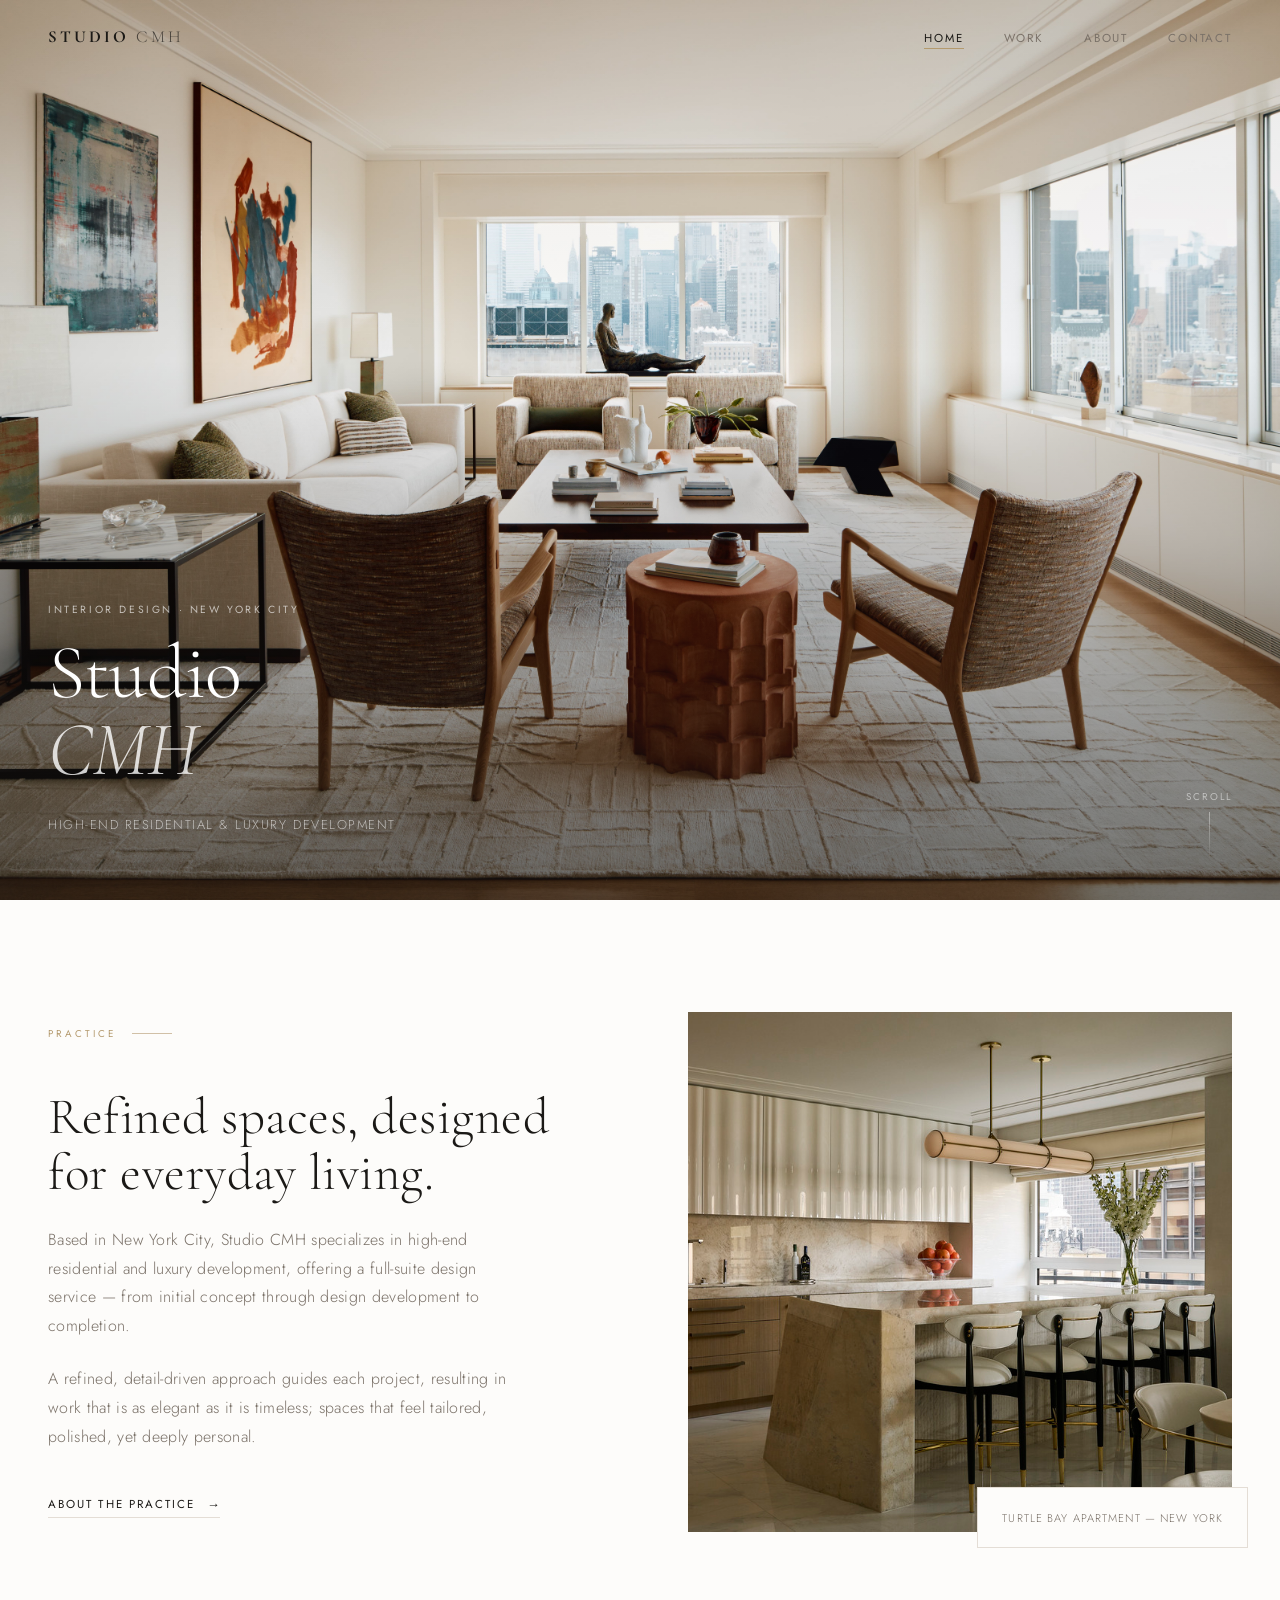
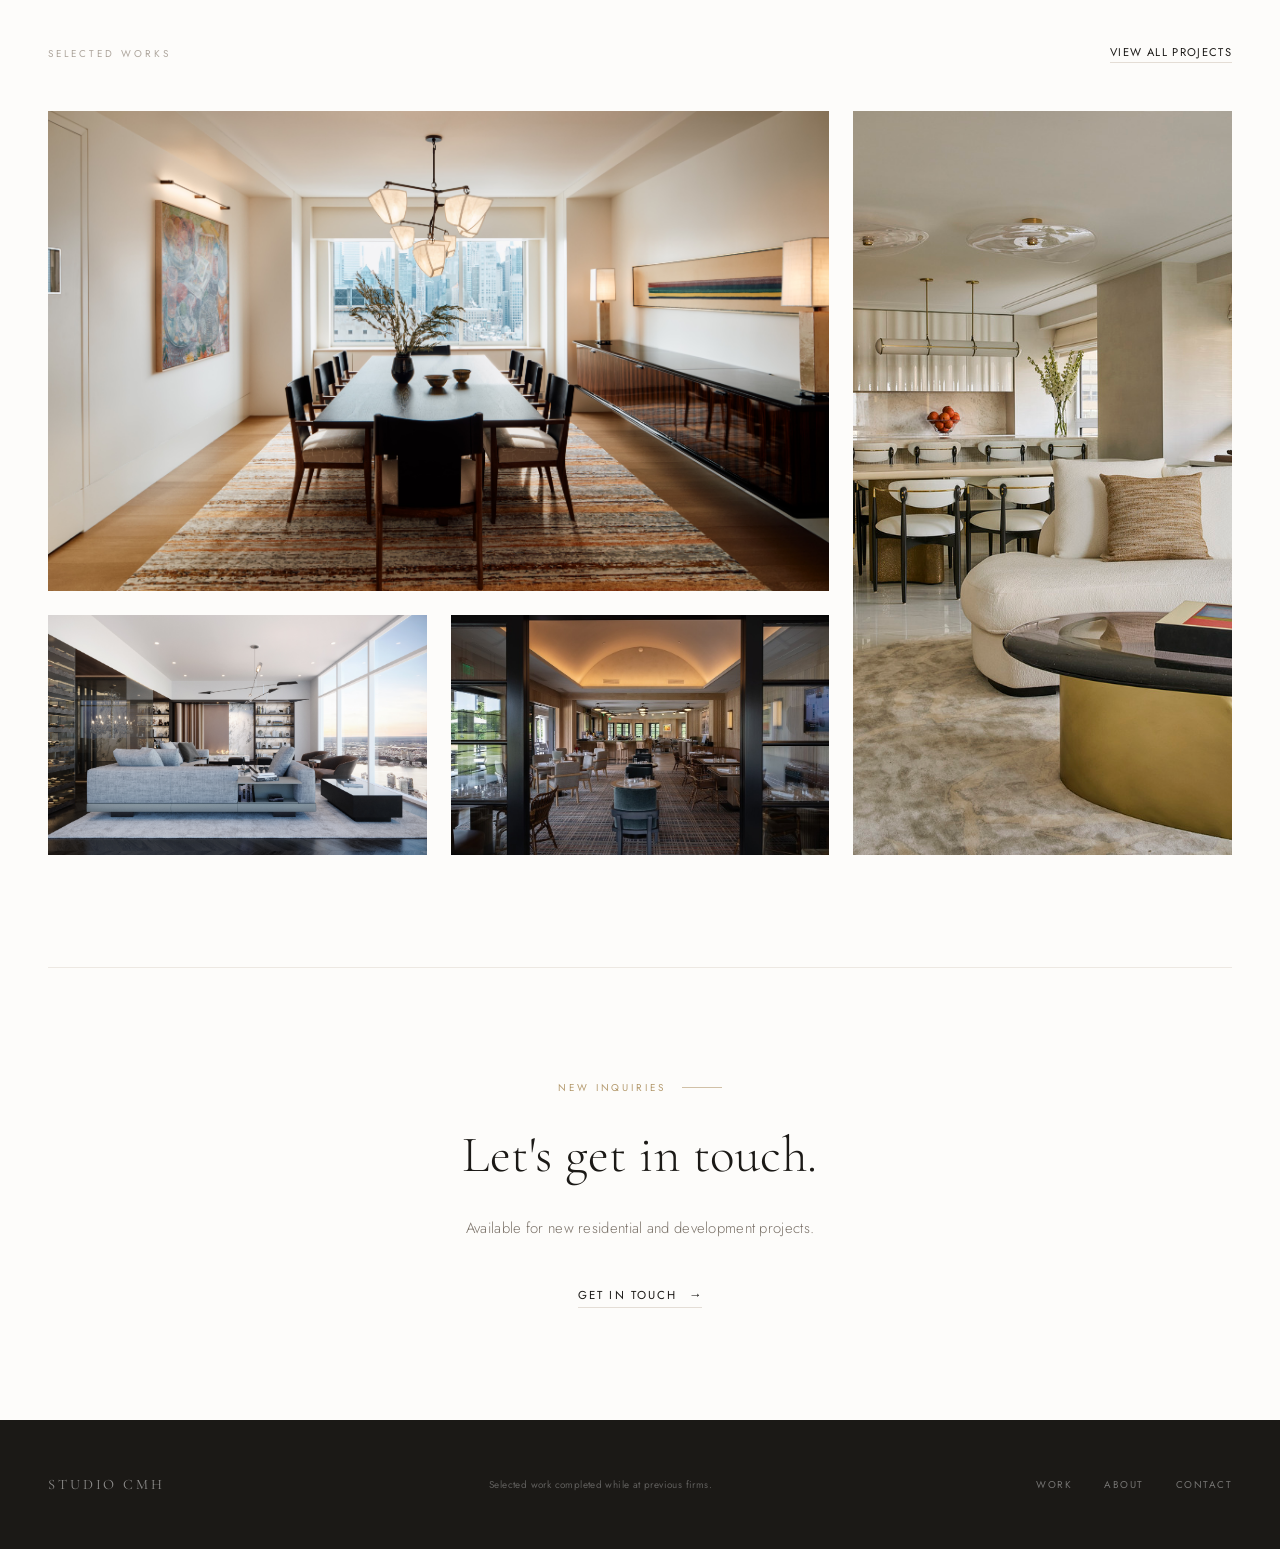
<file: index.html>
<!DOCTYPE html>
<html lang="en">
<head>
  <meta charset="UTF-8">
  <meta name="viewport" content="width=device-width, initial-scale=1.0">
  <title>Studio CMH — Interior Design</title>
  <link rel="preload" as="image" href="images/crops/ues_03.1.jpg">
  <link rel="preconnect" href="https://fonts.googleapis.com">
  <link rel="preconnect" href="https://fonts.gstatic.com" crossorigin>
  <link href="https://fonts.googleapis.com/css2?family=Cormorant+Garamond:ital,wght@0,300;0,400;0,500;1,300;1,400&family=Jost:wght@300;400&display=swap" rel="stylesheet">
  <link rel="stylesheet" href="style.css">
  <meta name="description" content="Studio CMH — New York City interior designer specializing in high-end residential and luxury development. Full-suite design from concept to completion.">
</head>
<body>

  <!-- NAVIGATION -->
  <nav class="nav" id="nav">
    <a href="index.html" class="nav-logo"><strong>Studio</strong> <span>CMH</span></a>
    <ul class="nav-links">
      <li><a href="index.html">Home</a></li>
      <li><a href="work.html">Work</a></li>
      <li><a href="about.html">About</a></li>
      <li><a href="contact.html">Contact</a></li>
    </ul>
    <div class="nav-toggle" aria-label="Menu">
      <span></span><span></span><span></span>
    </div>
  </nav>

  <!-- HERO -->
  <section class="hero">
    <img src="images/crops/ues_03.1.jpg" alt="Upper East Side Residence — living room" class="hero-img" loading="eager">
    <div class="hero-overlay"></div>
    <div class="hero-content">
      <p class="hero-eyebrow">Interior Design · New York City</p>
      <h1 class="hero-title">Studio<br><em>CMH</em></h1>
      <p class="hero-sub">High-end residential &amp; luxury development</p>
    </div>
    <div class="hero-scroll">Scroll</div>
  </section>

  <!-- INTRO -->
  <section class="intro fade-in">
    <div class="intro-text">
      <div class="section-label">Practice</div>
      <h2 class="section-title">Refined spaces, designed for everyday living.</h2>
      <p>Based in New York City, Studio CMH specializes in high-end residential and luxury development, offering a full-suite design service — from initial concept through design development to completion.</p>
      <p>A refined, detail-driven approach guides each project, resulting in work that is as elegant as it is timeless; spaces that feel tailored, polished, yet deeply personal.</p>
      <a href="about.html" class="link-arrow">About the practice</a>
    </div>
    <div class="intro-visual">
      <img src="images/crops/tb_01.2.jpg" alt="Turtle Bay Apartment">
      <div class="intro-visual-caption">
        <p>Turtle Bay Apartment — New York</p>
      </div>
    </div>
  </section>

  <!-- SELECTED WORKS -->
  <div class="works-grid-home">
    <div class="works-grid-home-label">
      <span>Selected Works</span>
      <a href="work.html">View all projects</a>
    </div>
    <div class="home-grid stagger-children">

      <a href="project-ues.html" class="home-grid-item">
        <img src="images/crops/ues_07.4.jpg" alt="Upper East Side Residence — dining room" loading="lazy">
        <div class="home-grid-overlay">
          <div class="home-grid-info">
            <p class="proj-location">New York, NY</p>
            <h3 class="proj-name">Upper East Side<br>Residence</h3>
          </div>
        </div>
      </a>

      <a href="project-tb.html" class="home-grid-item">
        <img src="images/crops/tb_01.jpg" alt="Turtle Bay Apartment — New York" loading="lazy">
        <div class="home-grid-overlay">
          <div class="home-grid-info">
            <p class="proj-location">New York, NY</p>
            <h3 class="proj-name">Turtle Bay<br>Residence</h3>
          </div>
        </div>
      </a>

      <a href="project-cpt.html" class="home-grid-item">
        <img src="images/crops/cpt_01.jpg" alt="Central Park Tower Apartment — living and dining" loading="lazy">
        <div class="home-grid-overlay">
          <div class="home-grid-info">
            <p class="proj-location">New York, NY</p>
            <h3 class="proj-name">Central Park<br>Tower</h3>
          </div>
        </div>
      </a>

      <a href="project-ngc.html" class="home-grid-item">
        <img src="images/crops/ngc_01.jpg" alt="Golf Club — Westbury" loading="lazy">
        <div class="home-grid-overlay">
          <div class="home-grid-info">
            <p class="proj-location">Westbury, NY</p>
            <h3 class="proj-name">Westbury<br>Golf Club</h3>
          </div>
        </div>
      </a>

    </div>
  </div>

  <!-- DIVIDER -->
  <hr class="section-divider">

  <!-- CONTACT TEASER -->
  <section class="section fade-in" style="text-align:center; padding-top: var(--spacing-xl); padding-bottom: var(--spacing-xl);">
    <div class="section-label" style="justify-content:center; margin-bottom:2rem;">New Inquiries</div>
    <h2 class="section-title" style="margin:0 auto 2rem; text-align:center; max-width:600px;">Let's get in touch.</h2>
    <p style="text-align:center; margin-bottom:2.5rem;">Available for new residential and development projects.</p>
    <a href="contact.html" class="link-arrow" style="margin:0 auto;">Get in touch</a>
  </section>

  <!-- FOOTER -->
  <footer>
    <div class="footer-logo">Studio CMH</div>
    <div class="footer-legal">Selected work completed while at previous firms.</div>
    <div class="footer-links">
      <a href="work.html">Work</a>
      <a href="about.html">About</a>
      <a href="contact.html">Contact</a>
    </div>
  </footer>

  <script src="script.js"></script>
</body>
</html>
</file>
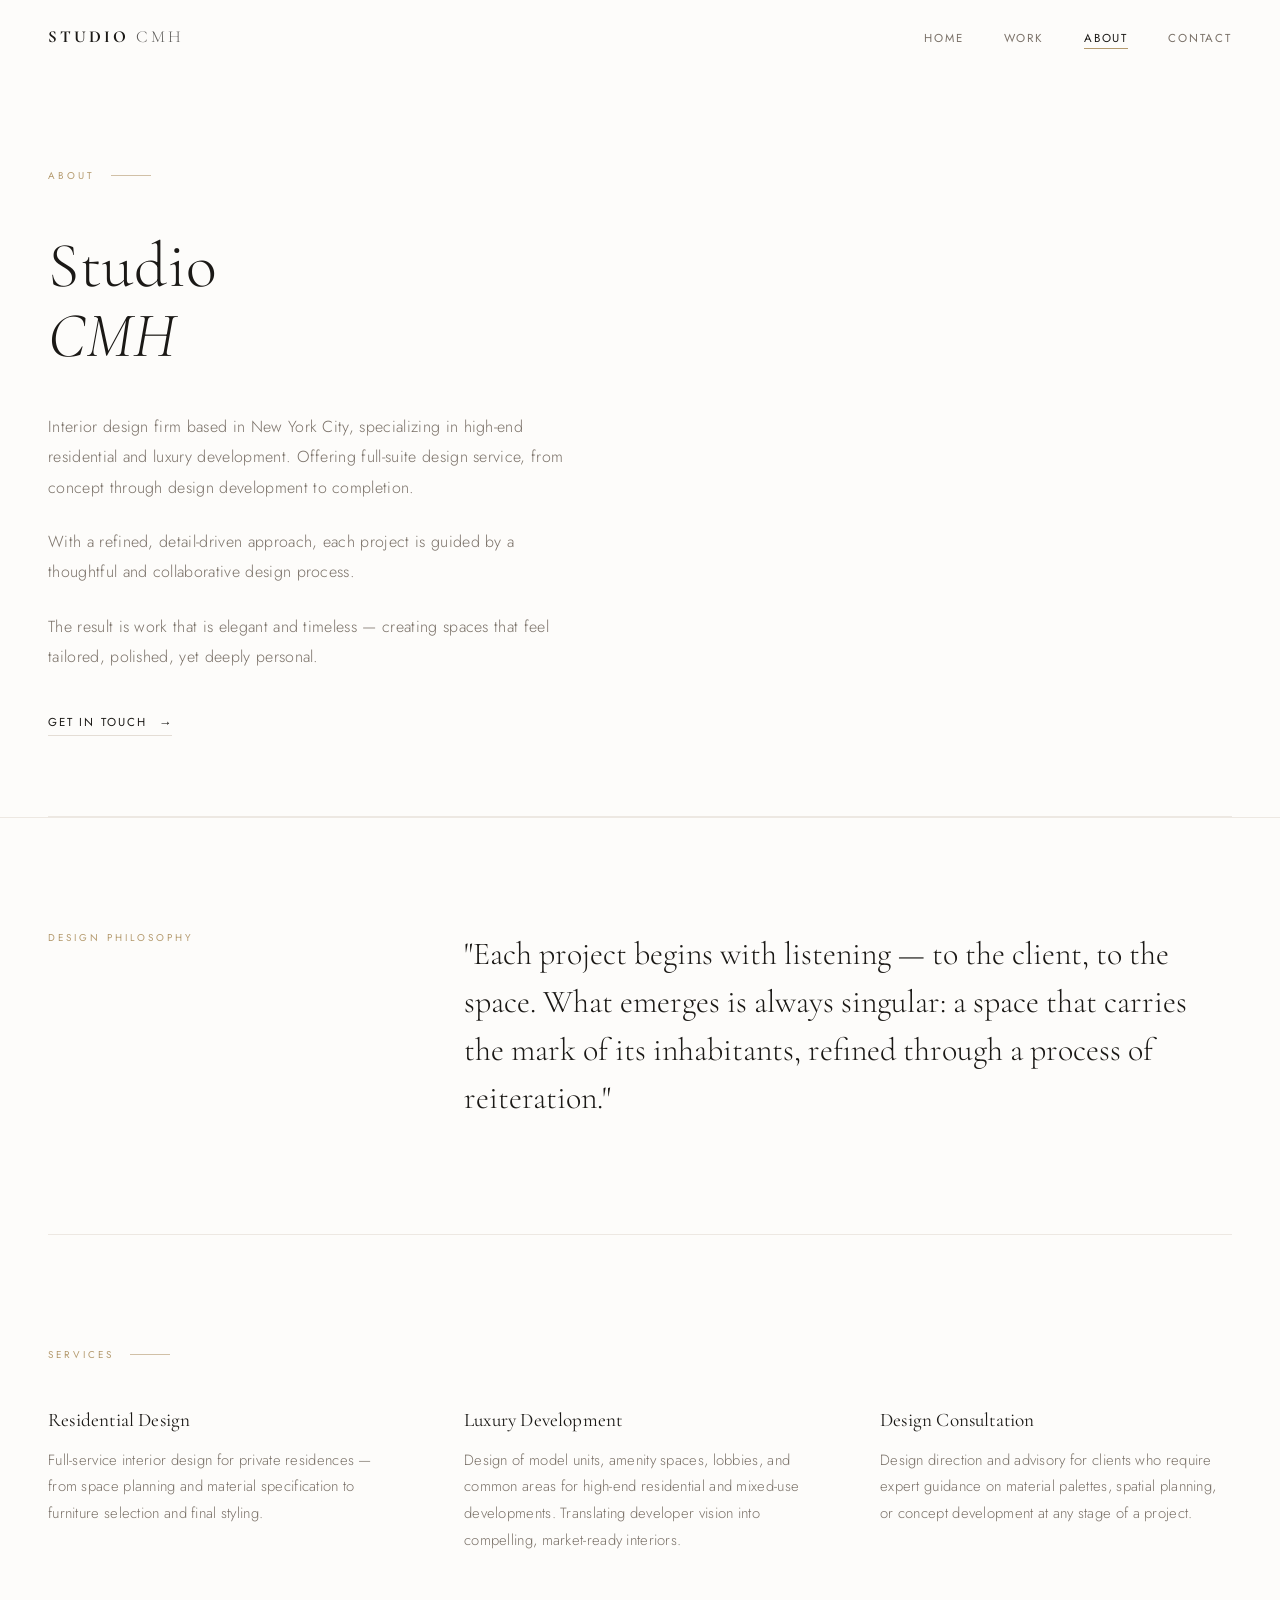
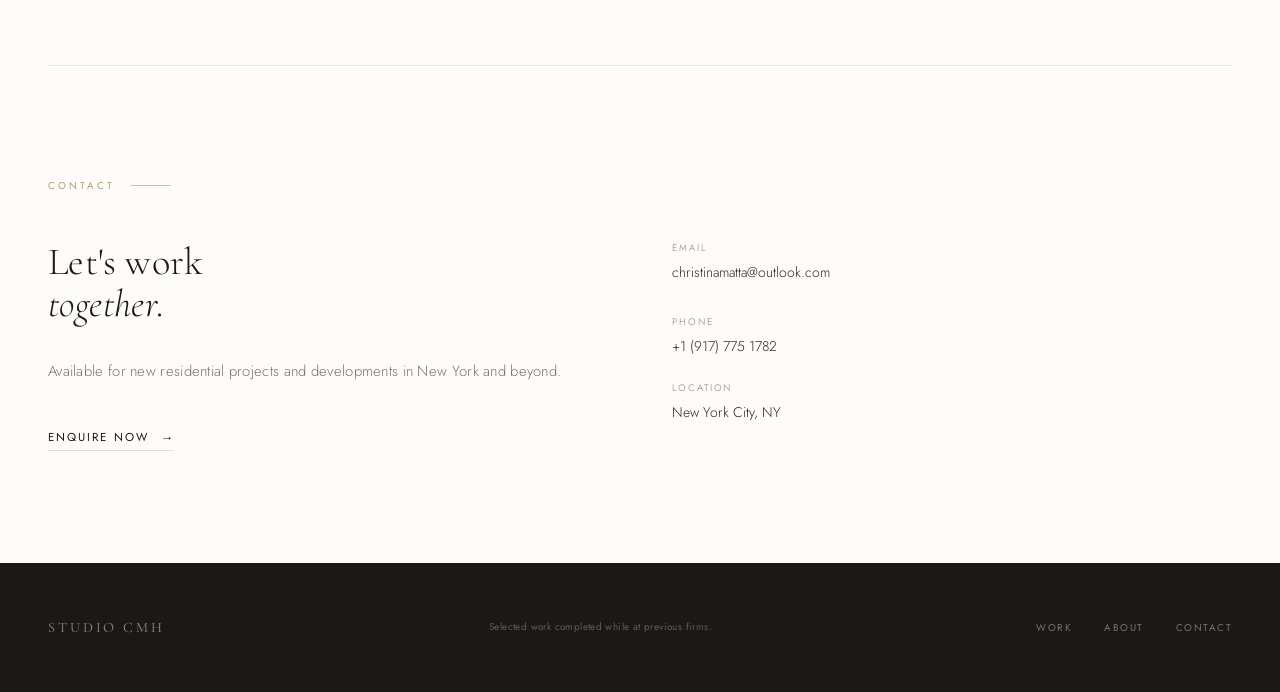
<file: about.html>
<!DOCTYPE html>
<html lang="en">
<head>
  <meta charset="UTF-8">
  <meta name="viewport" content="width=device-width, initial-scale=1.0">
  <title>About — Studio CMH Interior Design</title>
  <link rel="preconnect" href="https://fonts.googleapis.com">
  <link rel="preconnect" href="https://fonts.gstatic.com" crossorigin>
  <link href="https://fonts.googleapis.com/css2?family=Cormorant+Garamond:ital,wght@0,300;0,400;0,500;1,300;1,400&family=Jost:wght@300;400&display=swap" rel="stylesheet">
  <link rel="stylesheet" href="style.css">
</head>
<body>

  <nav class="nav" id="nav">
    <a href="index.html" class="nav-logo"><strong>Studio</strong> <span>CMH</span></a>
    <ul class="nav-links">
      <li><a href="index.html">Home</a></li>
      <li><a href="work.html">Work</a></li>
      <li><a href="about.html">About</a></li>
      <li><a href="contact.html">Contact</a></li>
    </ul>
    <div class="nav-toggle" aria-label="Menu">
      <span></span><span></span><span></span>
    </div>
  </nav>

  <!-- ABOUT HERO -->
  <div class="about-hero">
    <div class="about-text-block fade-in">
      <div class="section-label">About</div>
      <h1>Studio<br><em>CMH</em></h1>
      <p>Interior design firm based in New York City, specializing in high-end residential and luxury development. Offering full-suite design service, from concept through design development to completion.</p>
      <p>With a refined, detail-driven approach, each project is guided by a thoughtful and collaborative design process.</p>
      <p>The result is work that is elegant and timeless — creating spaces that feel tailored, polished, yet deeply personal.</p>
      <a href="contact.html" class="link-arrow" style="margin-top:1rem; display:inline-flex;">Get in touch</a>
    </div>
  </div>

  <hr class="section-divider">

  <!-- PHILOSOPHY -->
  <div class="about-philosophy fade-in">
    <div class="about-philosophy-label">Design Philosophy</div>
    <blockquote class="about-philosophy-text">
      "Each project begins with listening — to the client, to the space. What emerges is always singular: a space that carries the mark of its inhabitants, refined through a process of reiteration."
    </blockquote>
  </div>

  <hr class="section-divider">

  <!-- SERVICES -->
  <section class="section fade-in">
    <div class="section-label">Services</div>
    <div style="display: grid; grid-template-columns: repeat(3, 1fr); gap: 4rem; margin-top: 1rem;">

      <div>
        <h3 style="font-size:1.2rem; color:var(--charcoal); margin-bottom:1rem; font-weight:400;">Residential Design</h3>
        <p>Full-service interior design for private residences — from space planning and material specification to furniture selection and final styling.</p>
      </div>

      <div>
        <h3 style="font-size:1.2rem; color:var(--charcoal); margin-bottom:1rem; font-weight:400;">Luxury Development</h3>
        <p>Design of model units, amenity spaces, lobbies, and common areas for high-end residential and mixed-use developments. Translating developer vision into compelling, market-ready interiors.</p>
      </div>

      <div>
        <h3 style="font-size:1.2rem; color:var(--charcoal); margin-bottom:1rem; font-weight:400;">Design Consultation</h3>
        <p>Design direction and advisory for clients who require expert guidance on material palettes, spatial planning, or concept development at any stage of a project.</p>
      </div>

    </div>
  </section>

  <hr class="section-divider">

  <!-- CONTACT INFO -->
  <section class="section fade-in" style="padding-bottom: var(--spacing-xl);">
    <div class="section-label">Contact</div>
    <div style="display:grid; grid-template-columns: 1fr 1fr; gap: 4rem; align-items:start;">
      <div>
        <h2 style="font-size: clamp(2rem, 3vw, 3rem); margin-bottom:2rem; color:var(--charcoal);">Let's work<br><em>together.</em></h2>
        <p style="margin-bottom:2.5rem;">Available for new residential projects and developments in New York and beyond.</p>
        <a href="contact.html" class="link-arrow">Enquire now</a>
      </div>
      <div>
        <div class="project-meta-item" style="margin-bottom:2rem;">
          <div class="project-meta-label">Email</div>
          <a href="mailto:christinamatta@outlook.com" class="project-meta-value" style="color:var(--ink); transition:color 0.25s;"
             onmouseover="this.style.color='var(--gold)'" onmouseout="this.style.color='var(--ink)'">
            christinamatta@outlook.com
          </a>
        </div>
        <div class="project-meta-item">
          <div class="project-meta-label">Phone</div>
          <a href="tel:+19177751782" class="project-meta-value" style="color:var(--ink); transition:color 0.25s;"
             onmouseover="this.style.color='var(--gold)'" onmouseout="this.style.color='var(--ink)'">
            +1 (917) 775 1782
          </a>
        </div>
        <div class="project-meta-item">
          <div class="project-meta-label">Location</div>
          <span class="project-meta-value">New York City, NY</span>
        </div>
      </div>
    </div>
  </section>

  <footer>
    <div class="footer-logo">Studio CMH</div>
    <div class="footer-legal">Selected work completed while at previous firms.</div>
    <div class="footer-links">
      <a href="work.html">Work</a>
      <a href="about.html">About</a>
      <a href="contact.html">Contact</a>
    </div>
  </footer>

  <script src="script.js"></script>
  <style>
    @media (max-width: 768px) {
      .section > div[style*="grid-template-columns: repeat(3"] {
        grid-template-columns: 1fr !important;
        gap: 2.5rem !important;
      }
      .section > div[style*="grid-template-columns: 1fr 1fr"] {
        grid-template-columns: 1fr !important;
      }
    }
  </style>
</body>
</html>
</file>
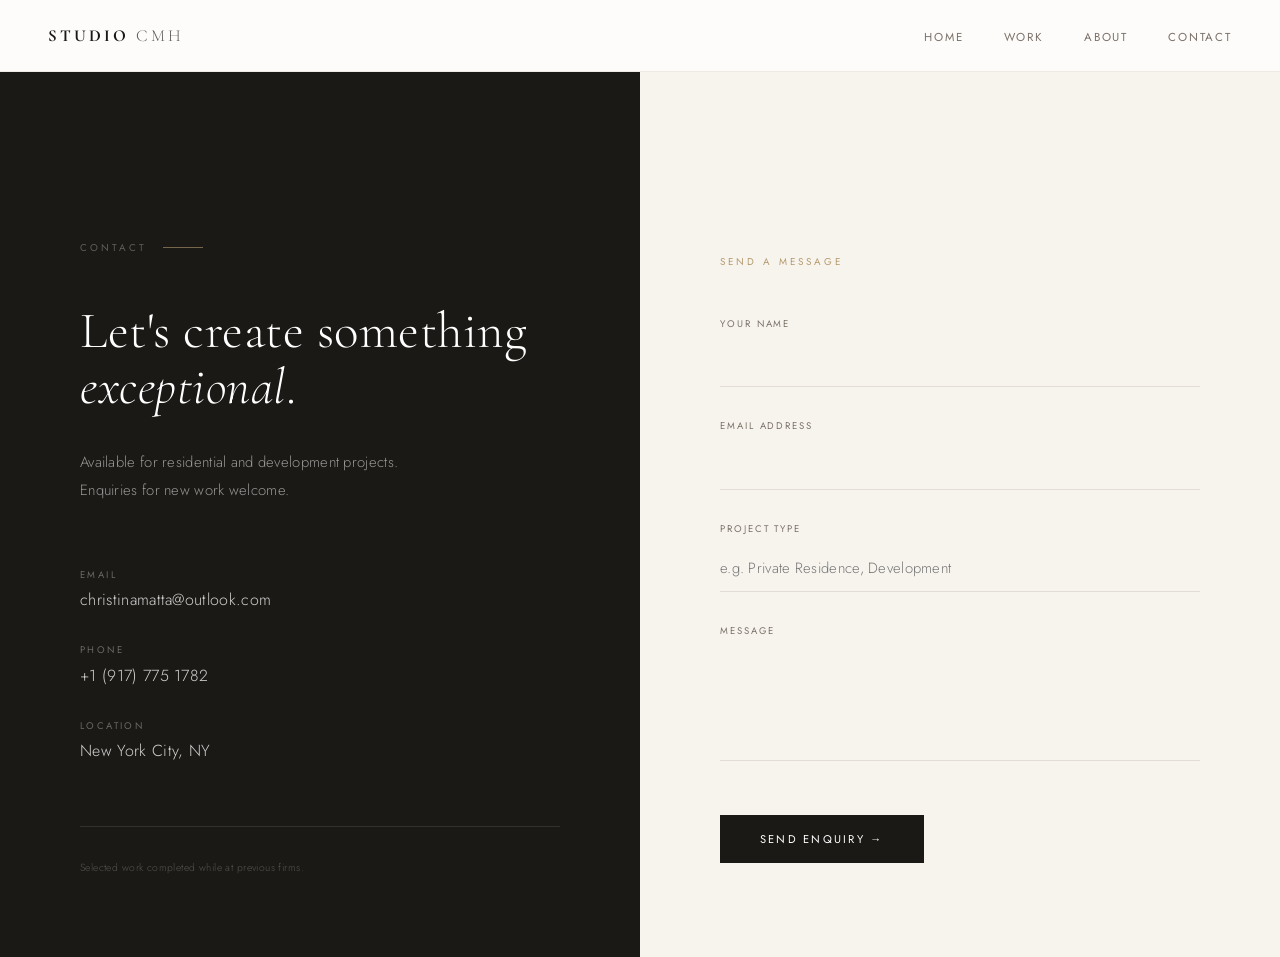
<file: contact.html>
<!DOCTYPE html>
<html lang="en">
<head>
  <meta charset="UTF-8">
  <meta name="viewport" content="width=device-width, initial-scale=1.0">
  <title>Contact — Studio CMH Interior Design</title>
  <link rel="preconnect" href="https://fonts.googleapis.com">
  <link rel="preconnect" href="https://fonts.gstatic.com" crossorigin>
  <link href="https://fonts.googleapis.com/css2?family=Cormorant+Garamond:ital,wght@0,300;0,400;0,500;1,300;1,400&family=Jost:wght@300;400&display=swap" rel="stylesheet">
  <link rel="stylesheet" href="style.css">
</head>
<body>

  <nav class="nav scrolled" id="nav">
    <a href="index.html" class="nav-logo"><strong>Studio</strong> <span>CMH</span></a>
    <ul class="nav-links">
      <li><a href="index.html">Home</a></li>
      <li><a href="work.html">Work</a></li>
      <li><a href="about.html">About</a></li>
      <li><a href="contact.html">Contact</a></li>
    </ul>
    <div class="nav-toggle" aria-label="Menu">
      <span></span><span></span><span></span>
    </div>
  </nav>

  <div class="contact-layout" style="margin-top: var(--nav-height);">
    <div class="contact-left">
      <div>
        <div class="section-label" style="color:rgba(255,255,255,0.3);">Contact</div>
        <h1>Let's create something <em>exceptional</em>.</h1>
        <p>Available for residential and development projects. Enquiries for new work welcome.</p>
      </div>

      <div class="contact-details">
        <div class="contact-detail">
          <div class="contact-detail-label">Email</div>
          <a href="mailto:christinamatta@outlook.com">christinamatta@outlook.com</a>
        </div>
        <div class="contact-detail">
          <div class="contact-detail-label">Phone</div>
          <a href="tel:+19177751782">+1 (917) 775 1782</a>
        </div>
        <div class="contact-detail">
          <div class="contact-detail-label">Location</div>
          <span>New York City, NY</span>
        </div>
      </div>

      <div style="border-top:1px solid rgba(255,255,255,0.1); padding-top:2rem; margin-top:2rem;">
        <p style="font-size:0.65rem; letter-spacing:0.04em; color:rgba(255,255,255,0.25); line-height:1.7;">
          Selected work completed while at previous firms.
        </p>
      </div>
    </div>

    <div class="contact-right">
      <div class="contact-form-title">Send a message</div>

      <form action="https://formspree.io/f/xnjwjynr" method="POST">
        <div class="form-group">
          <label class="form-label" for="name">Your Name</label>
          <input class="form-input" type="text" id="name" name="name" autocomplete="name" required>
        </div>
        <div class="form-group">
          <label class="form-label" for="email">Email Address</label>
          <input class="form-input" type="email" id="email" name="email" autocomplete="email" required>
        </div>
        <div class="form-group">
          <label class="form-label" for="project">Project Type</label>
          <input class="form-input" type="text" id="project" name="project" placeholder="e.g. Private Residence, Development">
        </div>
        <div class="form-group">
          <label class="form-label" for="message">Message</label>
          <textarea class="form-textarea" id="message" name="message" rows="4" required></textarea>
        </div>
        <input type="hidden" name="_subject" value="New enquiry from Studio CMH website">
        
        <button type="submit" class="form-submit">Send Enquiry →</button>
      </form>

      <div id="form-success" style="display:none; margin-top:2rem; padding:1.5rem; background:var(--charcoal); color:#fff;">
        <p style="font-size:0.8rem; letter-spacing:0.05em; color:#fff; margin:0;">Thank you — your message has been received. We will be in touch shortly.</p>
      </div>
    </div>
  </div>

</body>
</html>
</file>
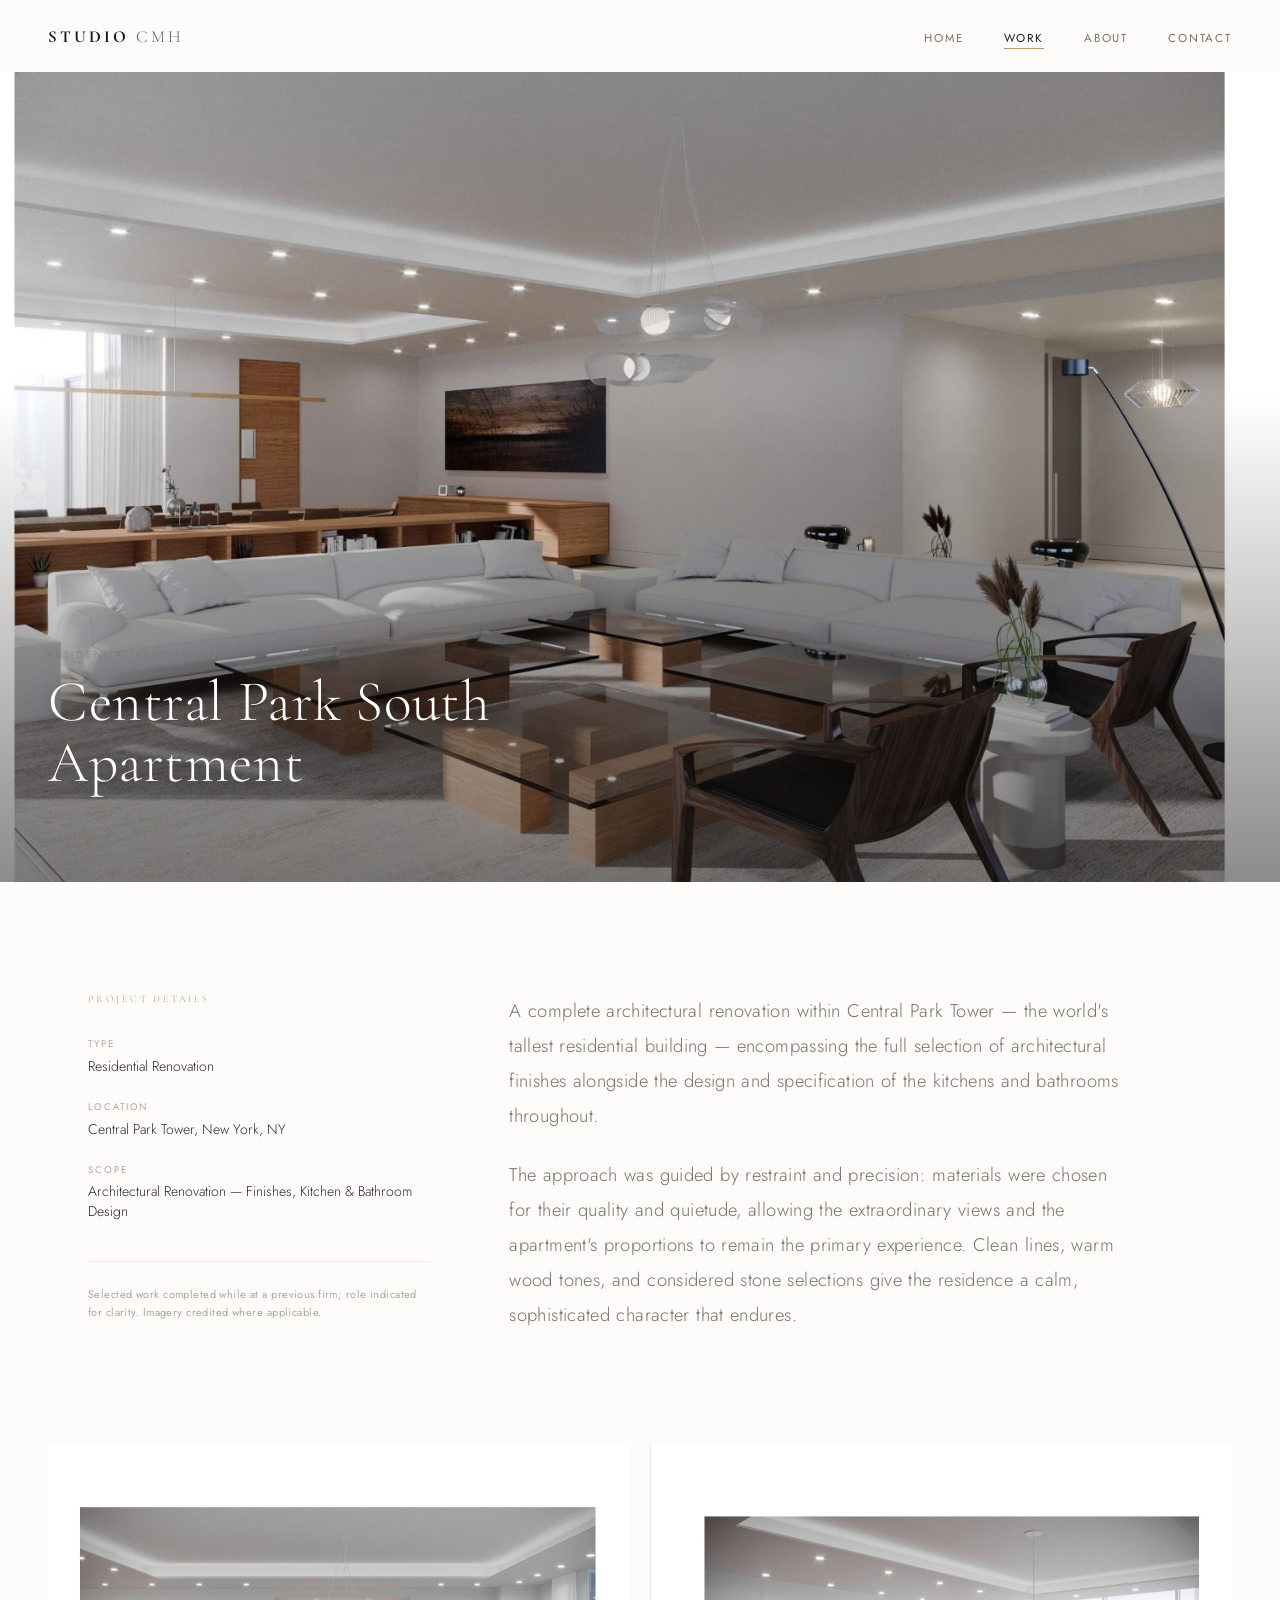
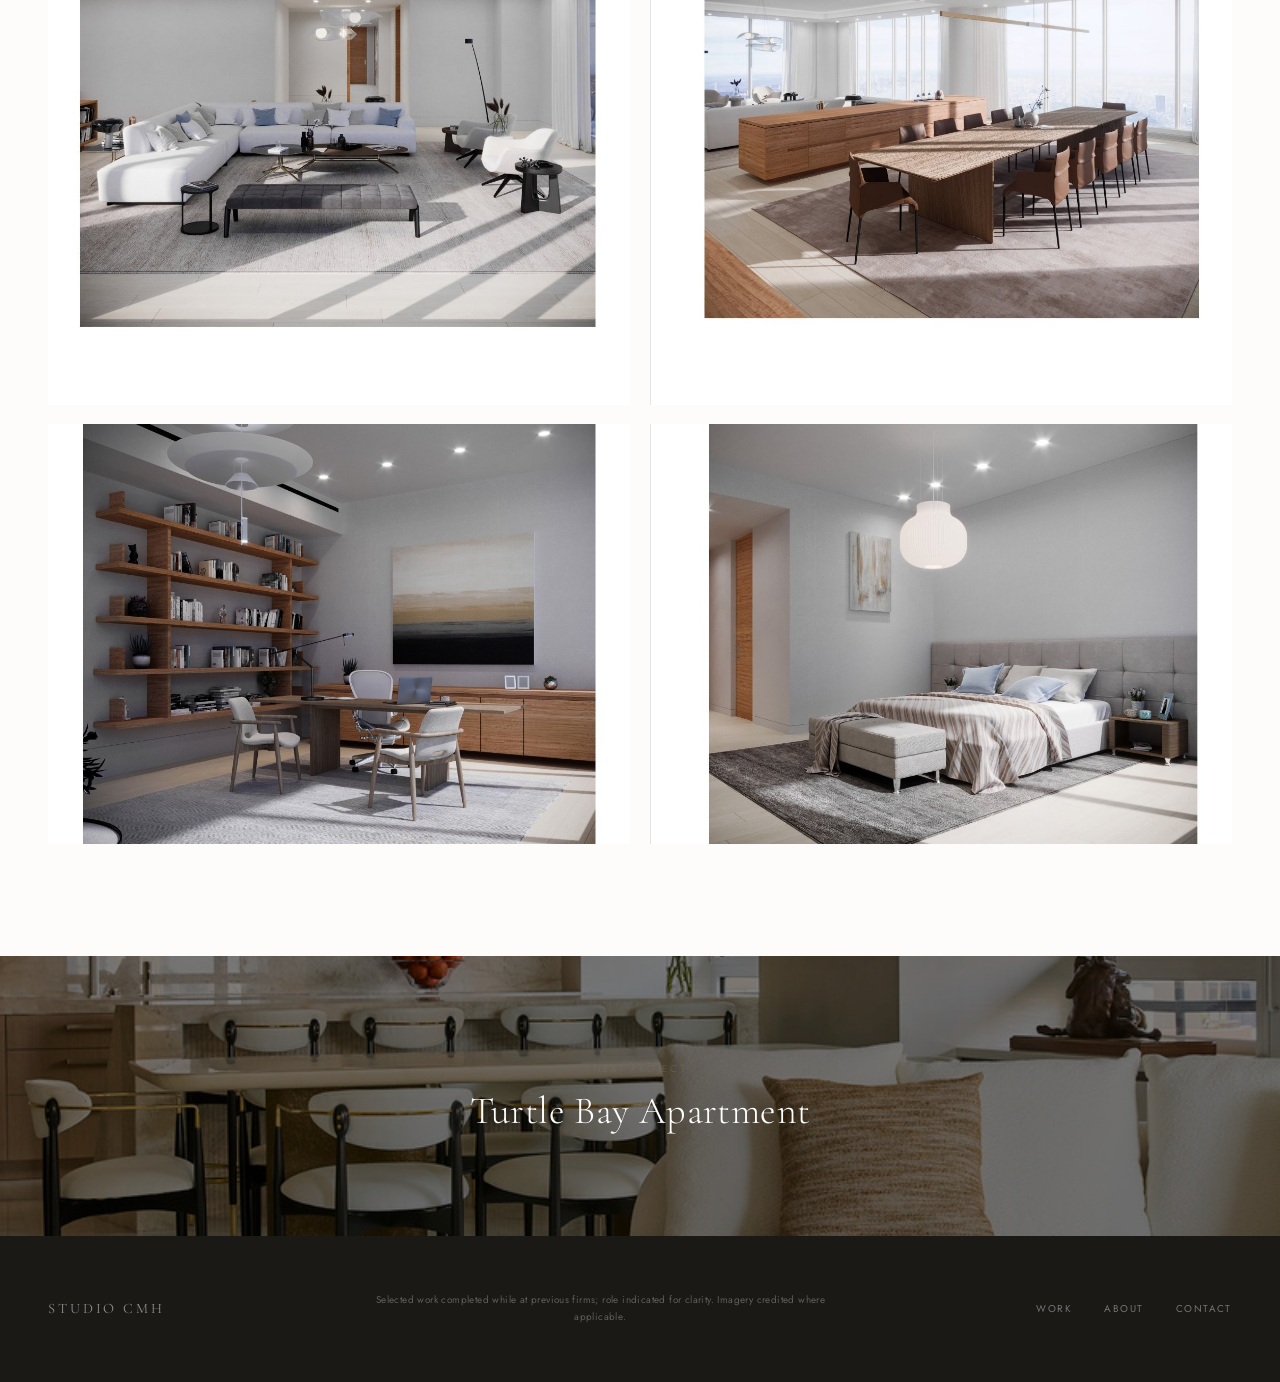
<file: project-cps.html>
<!DOCTYPE html>
<html lang="en">
<head>
  <meta charset="UTF-8">
  <meta name="viewport" content="width=device-width, initial-scale=1.0">
  <title>Central Park South Apartment — Studio CMH</title>
  <link rel="preconnect" href="https://fonts.googleapis.com">
  <link rel="preconnect" href="https://fonts.gstatic.com" crossorigin>
  <link href="https://fonts.googleapis.com/css2?family=Cormorant+Garamond:ital,wght@0,300;0,400;0,500;1,300;1,400&family=Jost:wght@300;400&display=swap" rel="stylesheet">
  <link rel="stylesheet" href="style.css">
</head>
<body>

  <nav class="nav" id="nav">
    <a href="index.html" class="nav-logo"><strong>Studio</strong> <span>CMH</span></a>
    <ul class="nav-links">
      <li><a href="index.html">Home</a></li>
      <li><a href="work.html">Work</a></li>
      <li><a href="about.html">About</a></li>
      <li><a href="contact.html">Contact</a></li>
    </ul>
    <div class="nav-toggle"><span></span><span></span><span></span></div>
  </nav>

  <div class="project-hero">
    <img src="images/crops/cpt2_01.jpg" alt="Central Park South Apartment" loading="eager">
    <div class="project-hero-overlay"></div>
    <div class="project-hero-label">
      <p class="proj-type">Residential Renovation</p>
      <h1>Central Park South<br>Apartment</h1>
      <p class="proj-location-hero">New York, NY</p>
    </div>
  </div>

  <div class="project-body fade-in">
    <aside class="project-sidebar">
      <h3>Project Details</h3>
      <div class="project-meta-item">
        <div class="project-meta-label">Type</div>
        <div class="project-meta-value">Residential Renovation</div>
      </div>
      <div class="project-meta-item">
        <div class="project-meta-label">Location</div>
        <div class="project-meta-value">Central Park Tower, New York, NY</div>
      </div>
      <div class="project-meta-item">
        <div class="project-meta-label">Scope</div>
        <div class="project-meta-value">Architectural Renovation — Finishes, Kitchen & Bathroom Design</div>
      </div>
      <div class="project-legal">
        Selected work completed while at a previous firm; role indicated for clarity. Imagery credited where applicable.
      </div>
    </aside>
    <div>
      <p class="project-description">A complete architectural renovation within Central Park Tower — the world's tallest residential building — encompassing the full selection of architectural finishes alongside the design and specification of the kitchens and bathrooms throughout.</p>
      <p class="project-description" style="margin-top:1.5rem;">The approach was guided by restraint and precision: materials were chosen for their quality and quietude, allowing the extraordinary views and the apartment's proportions to remain the primary experience. Clean lines, warm wood tones, and considered stone selections give the residence a calm, sophisticated character that endures.</p>
    </div>
  </div>

  <div class="project-gallery">

    <div class="gallery-grid gallery-grid--2col">
      <div class="gallery-img gallery-img--banner fade-in">
        <img src="images/crops/cpt2_02.jpg" alt="Living room" loading="lazy">
      </div>
      <div class="gallery-img gallery-img--banner fade-in" data-delay="100">
        <img src="images/crops/cpt2_03.jpg" alt="Dining room" loading="lazy">
      </div>
    </div>

    <div class="gallery-grid gallery-grid--2col" style="margin-top:1.2rem;">
      <div class="gallery-img gallery-img--medium fade-in">
        <img src="images/crops/cpt2_04.jpg" alt="Home office with shelving" loading="lazy">
      </div>
      <div class="gallery-img gallery-img--medium fade-in" data-delay="100">
        <img src="images/crops/cpt2_05.jpg" alt="Bedroom" loading="lazy">
      </div>
    </div>

  </div>

  <a href="project-tb.html" class="next-project">
    <img src="images/crops/tb_01.jpg" alt="Turtle Bay Apartment" loading="lazy">
    <div class="next-project-content">
      <p class="eyebrow">Next Project</p>
      <h3>Turtle Bay Apartment</h3>
    </div>
  </a>

  <footer>
    <div class="footer-logo">Studio CMH</div>
    <div class="footer-legal">Selected work completed while at previous firms; role indicated for clarity. Imagery credited where applicable.</div>
    <div class="footer-links">
      <a href="work.html">Work</a>
      <a href="about.html">About</a>
      <a href="contact.html">Contact</a>
    </div>
  </footer>

  <script src="script.js"></script>
</body>
</html>
</file>
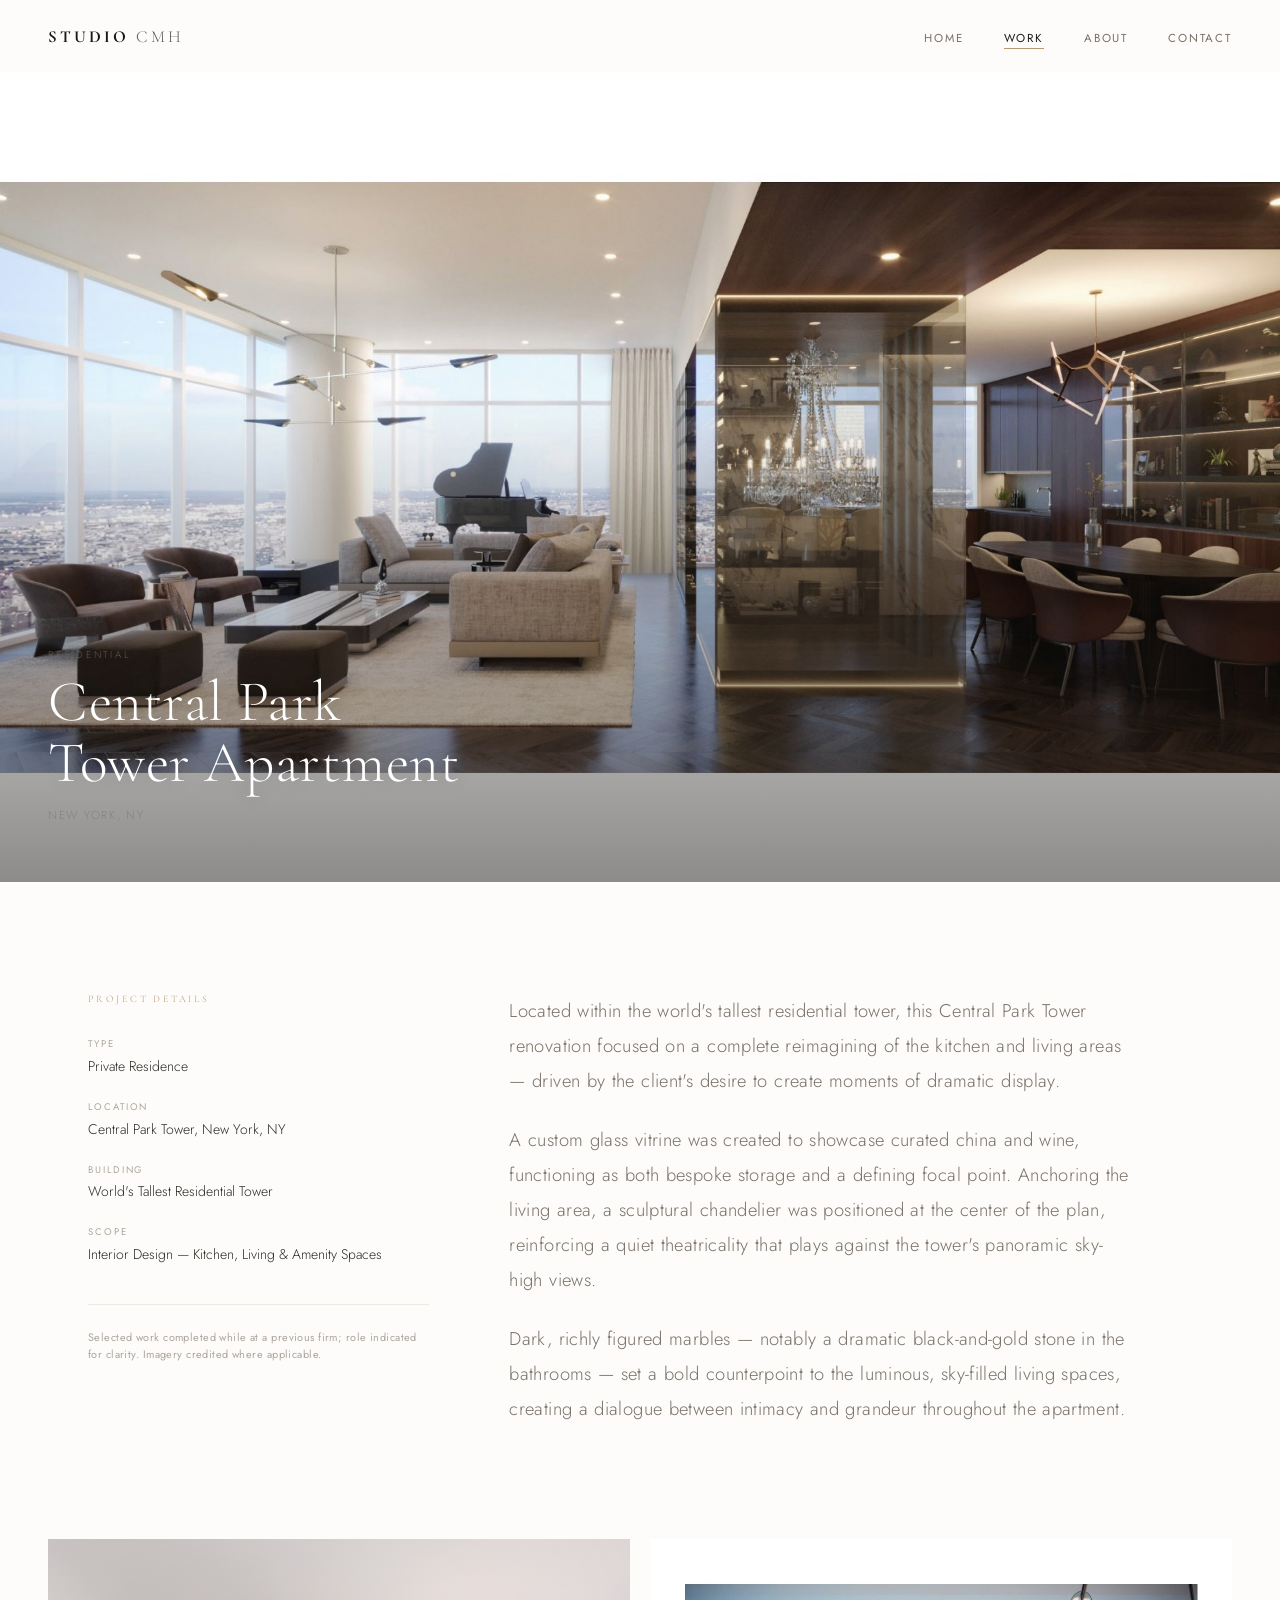
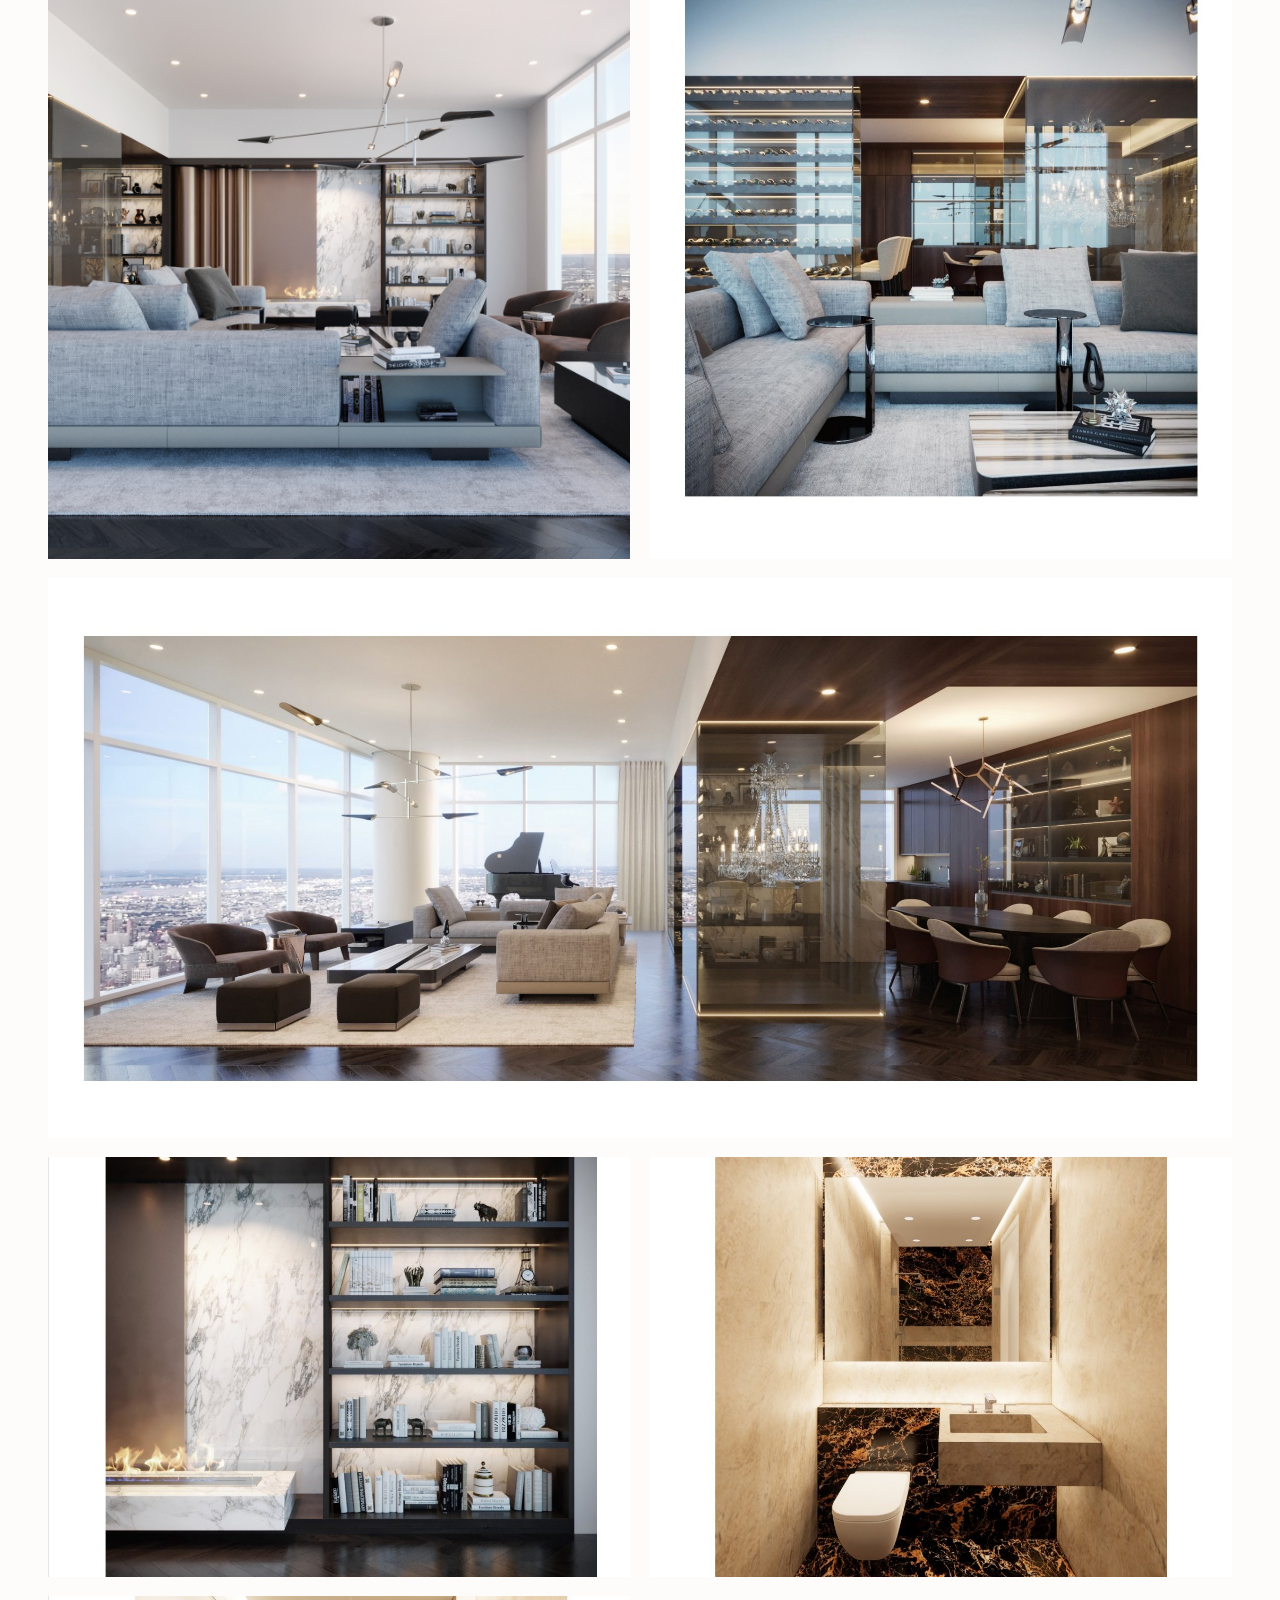
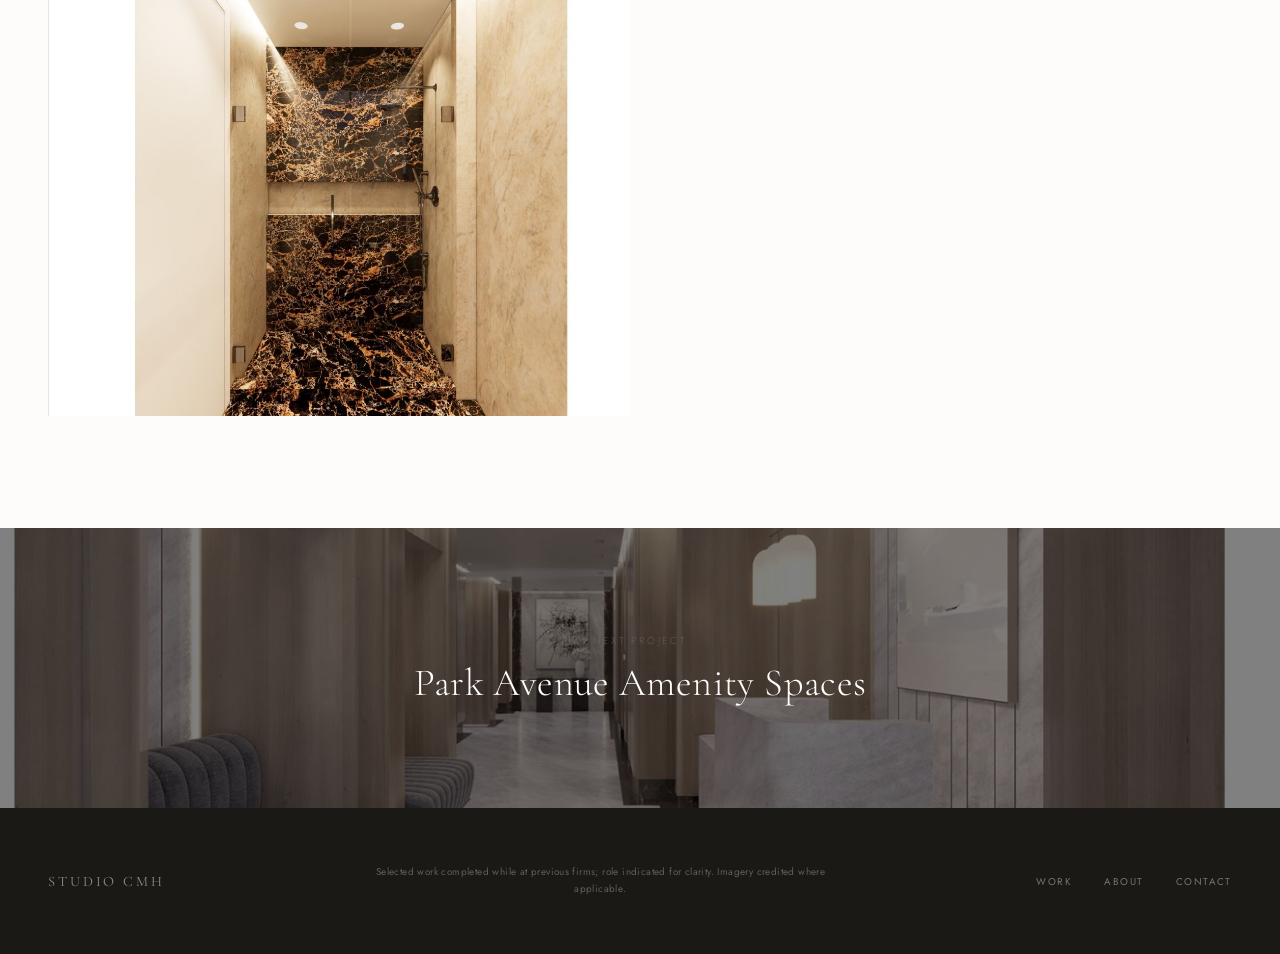
<file: project-cpt.html>
<!DOCTYPE html>
<html lang="en">
<head>
  <meta charset="UTF-8">
  <meta name="viewport" content="width=device-width, initial-scale=1.0">
  <title>Central Park Tower Apartment — Studio CMH</title>
  <link rel="preconnect" href="https://fonts.googleapis.com">
  <link rel="preconnect" href="https://fonts.gstatic.com" crossorigin>
  <link href="https://fonts.googleapis.com/css2?family=Cormorant+Garamond:ital,wght@0,300;0,400;0,500;1,300;1,400&family=Jost:wght@300;400&display=swap" rel="stylesheet">
  <link rel="stylesheet" href="style.css">
</head>
<body>

  <nav class="nav" id="nav">
    <a href="index.html" class="nav-logo"><strong>Studio</strong> <span>CMH</span></a>
    <ul class="nav-links">
      <li><a href="index.html">Home</a></li>
      <li><a href="work.html">Work</a></li>
      <li><a href="about.html">About</a></li>
      <li><a href="contact.html">Contact</a></li>
    </ul>
    <div class="nav-toggle"><span></span><span></span><span></span></div>
  </nav>

  <div class="project-hero">
    <img src="images/crops/cpt_04.jpg" alt="Central Park Tower Apartment — living room" loading="eager" style="object-position:center 40%;">
    <div class="project-hero-overlay"></div>
    <div class="project-hero-label">
      <p class="proj-type">Residential</p>
      <h1>Central Park<br>Tower Apartment</h1>
      <p class="proj-location-hero">New York, NY</p>
    </div>
  </div>

  <div class="project-body fade-in">
    <aside class="project-sidebar">
      <h3>Project Details</h3>
      <div class="project-meta-item">
        <div class="project-meta-label">Type</div>
        <div class="project-meta-value">Private Residence</div>
      </div>
      <div class="project-meta-item">
        <div class="project-meta-label">Location</div>
        <div class="project-meta-value">Central Park Tower, New York, NY</div>
      </div>
      <div class="project-meta-item">
        <div class="project-meta-label">Building</div>
        <div class="project-meta-value">World's Tallest Residential Tower</div>
      </div>
      <div class="project-meta-item">
        <div class="project-meta-label">Scope</div>
        <div class="project-meta-value">Interior Design — Kitchen, Living & Amenity Spaces</div>
      </div>
      <div class="project-legal">
        Selected work completed while at a previous firm; role indicated for clarity. Imagery credited where applicable.
      </div>
    </aside>
    <div>
      <p class="project-description">Located within the world's tallest residential tower, this Central Park Tower renovation focused on a complete reimagining of the kitchen and living areas — driven by the client's desire to create moments of dramatic display.</p>
      <p class="project-description" style="margin-top:1.5rem;">A custom glass vitrine was created to showcase curated china and wine, functioning as both bespoke storage and a defining focal point. Anchoring the living area, a sculptural chandelier was positioned at the center of the plan, reinforcing a quiet theatricality that plays against the tower's panoramic sky-high views.</p>
      <p class="project-description" style="margin-top:1.5rem;">Dark, richly figured marbles — notably a dramatic black-and-gold stone in the bathrooms — set a bold counterpoint to the luminous, sky-filled living spaces, creating a dialogue between intimacy and grandeur throughout the apartment.</p>
    </div>
  </div>

  <div class="project-gallery">

    <div class="gallery-grid gallery-grid--2col">
      <div class="gallery-img gallery-img--tall fade-in">
        <img src="images/crops/cpt_01.jpg" alt="Living room with wine display" loading="lazy">
      </div>
      <div class="gallery-img gallery-img--tall fade-in" data-delay="100">
        <img src="images/crops/cpt_02.jpg" alt="Living room seating area" loading="lazy">
      </div>
    </div>

    <div class="gallery-grid" style="grid-template-columns:1fr; margin-top:1.2rem;">
      <div class="gallery-img gallery-img--banner fade-in">
        <img src="images/crops/cpt_04.jpg" alt="Living and dining" loading="lazy">
      </div>
    </div>

    <div class="gallery-grid gallery-grid--2col" style="margin-top:1.2rem;">
      <div class="gallery-img gallery-img--medium fade-in">
        <img src="images/crops/cpt_03.jpg" alt="Marble bookcase with fireplace" loading="lazy">
      </div>
      <div class="gallery-img gallery-img--medium fade-in" data-delay="100">
        <img src="images/crops/cpt_05.jpg" alt="Powder room" loading="lazy">
      </div>
    </div>

    <div class="gallery-grid gallery-grid--2col" style="margin-top:1.2rem;">
      <div class="gallery-img gallery-img--medium fade-in">
        <img src="images/crops/cpt_06.jpg" alt="Bathroom" loading="lazy">
      </div>
    </div>

  </div>

  <a href="project-pa.html" class="next-project">
    <img src="images/crops/pa_01.jpg" alt="Park Avenue Amenity Spaces" loading="lazy">
    <div class="next-project-content">
      <p class="eyebrow">Next Project</p>
      <h3>Park Avenue Amenity Spaces</h3>
    </div>
  </a>

  <footer>
    <div class="footer-logo">Studio CMH</div>
    <div class="footer-legal">Selected work completed while at previous firms; role indicated for clarity. Imagery credited where applicable.</div>
    <div class="footer-links">
      <a href="work.html">Work</a>
      <a href="about.html">About</a>
      <a href="contact.html">Contact</a>
    </div>
  </footer>

  <script src="script.js"></script>
</body>
</html>
</file>
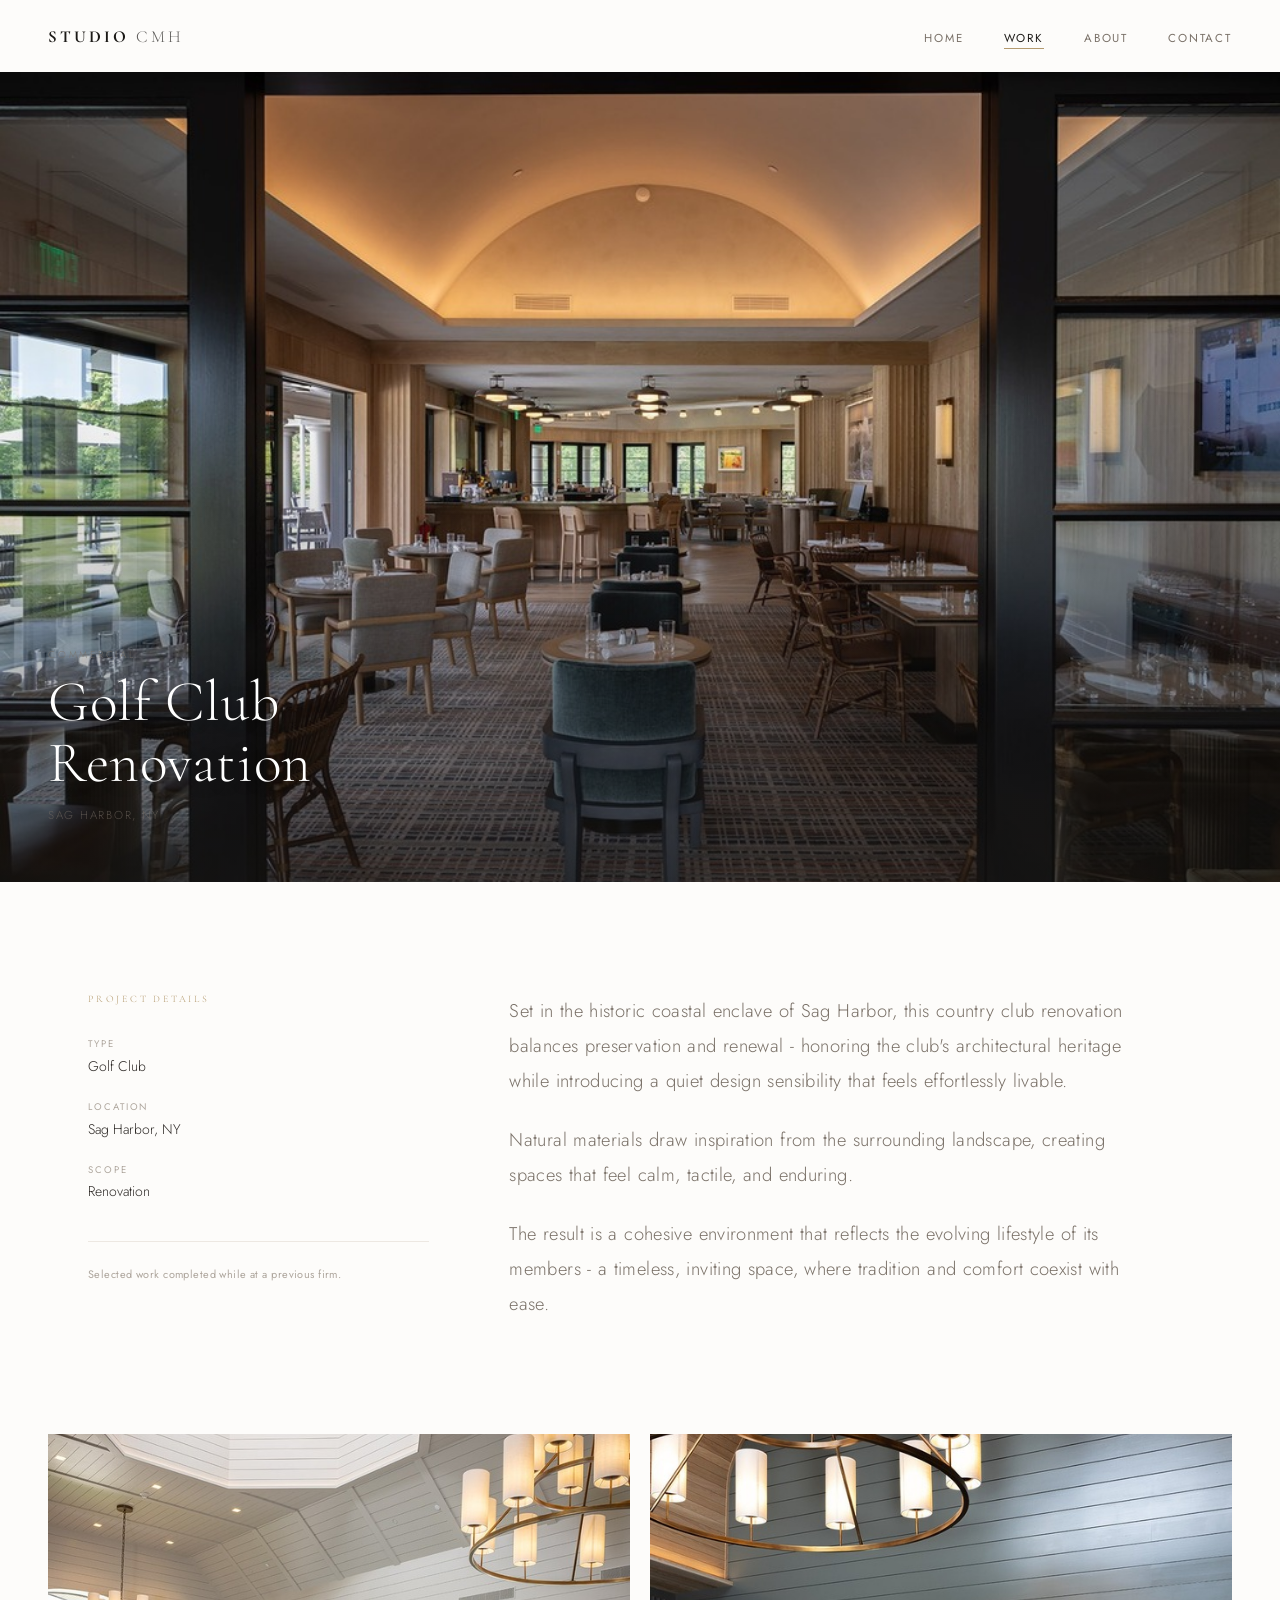
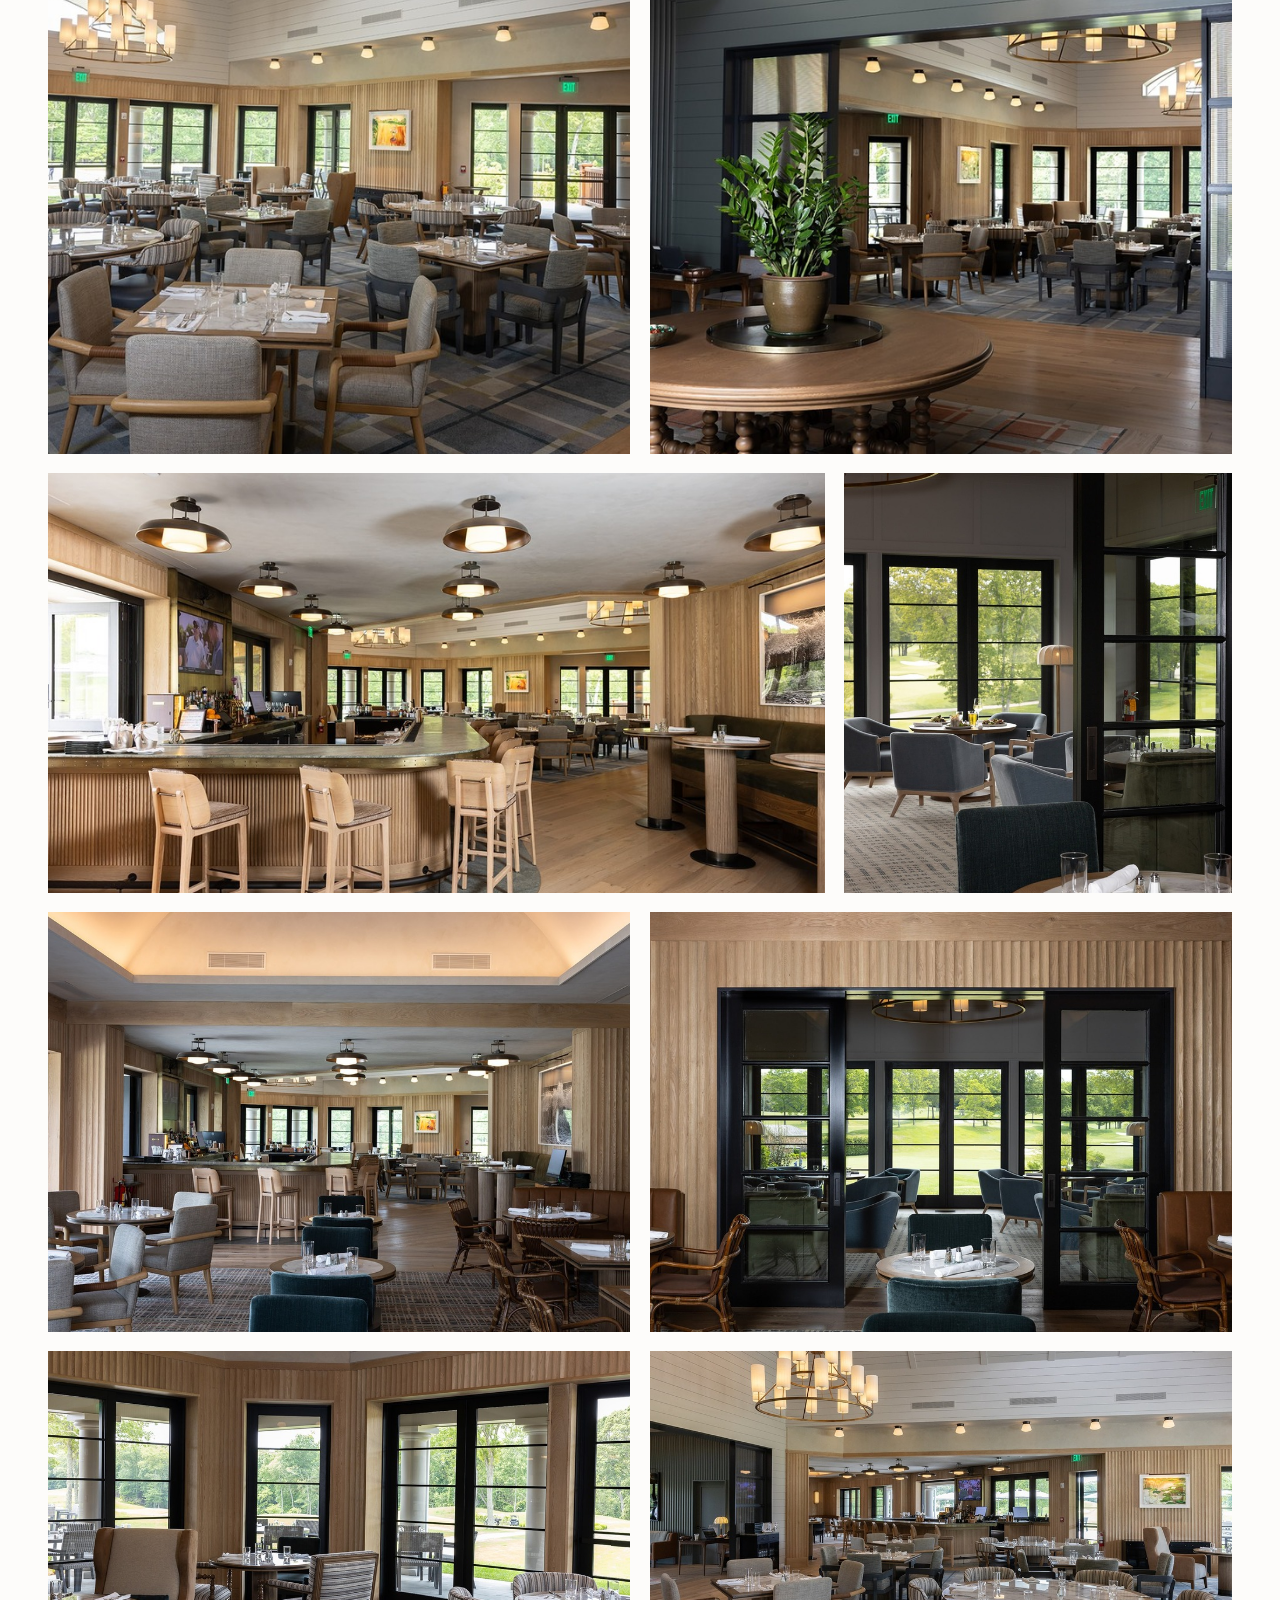
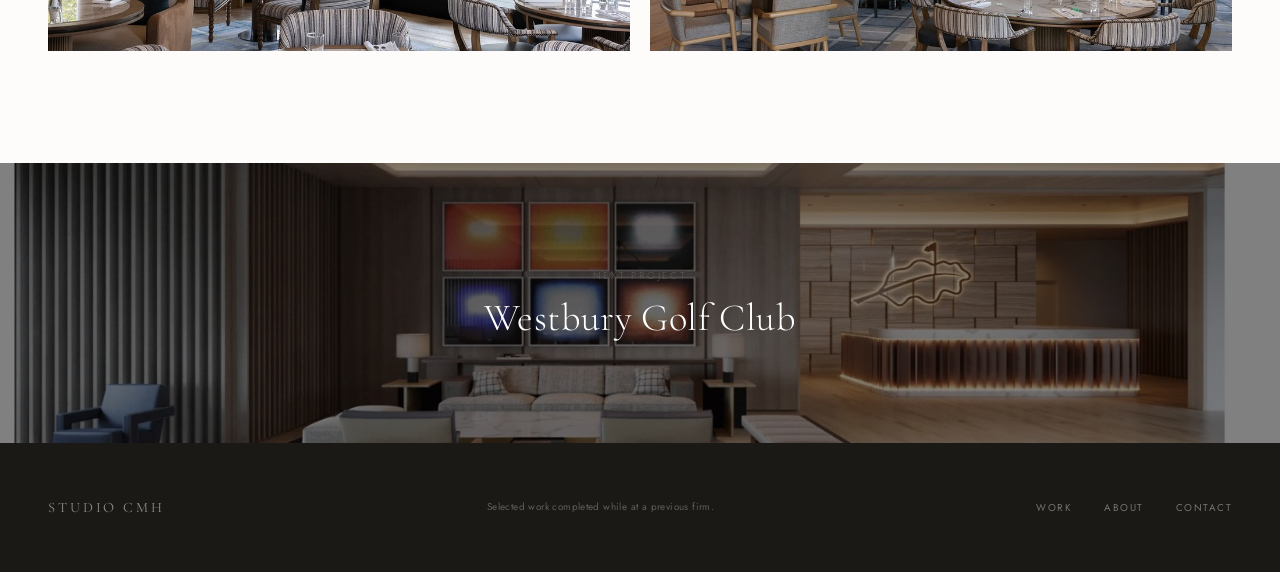
<file: project-ngc.html>
<!DOCTYPE html>
<html lang="en">
<head>
  <meta charset="UTF-8">
  <meta name="viewport" content="width=device-width, initial-scale=1.0">
  <title>Golf Club Renovation — Studio CMH</title>
  <link rel="preconnect" href="https://fonts.googleapis.com">
  <link rel="preconnect" href="https://fonts.gstatic.com" crossorigin>
  <link href="https://fonts.googleapis.com/css2?family=Cormorant+Garamond:ital,wght@0,300;0,400;0,500;1,300;1,400&family=Jost:wght@300;400&display=swap" rel="stylesheet">
  <link rel="stylesheet" href="style.css">
</head>
<body>

  <nav class="nav" id="nav">
    <a href="index.html" class="nav-logo"><strong>Studio</strong> <span>CMH</span></a>
    <ul class="nav-links">
      <li><a href="index.html">Home</a></li>
      <li><a href="work.html">Work</a></li>
      <li><a href="about.html">About</a></li>
      <li><a href="contact.html">Contact</a></li>
    </ul>
    <div class="nav-toggle"><span></span><span></span><span></span></div>
  </nav>

  <div class="project-hero">
    <img src="images/crops/ngc_01.jpg" alt="Golf Club — Renovation" loading="eager">
    <div class="project-hero-overlay"></div>
    <div class="project-hero-label">
      <p class="proj-type">Commercial</p>
      <h1>Golf Club<br>Renovation</h1>
      <p class="proj-location-hero">Sag Harbor, NY</p>
    </div>
  </div>

  <div class="project-body fade-in">
    <aside class="project-sidebar">
      <h3>Project Details</h3>
      <div class="project-meta-item">
        <div class="project-meta-label">Type</div>
        <div class="project-meta-value">Golf Club</div>
      </div>
      <div class="project-meta-item">
        <div class="project-meta-label">Location</div>
        <div class="project-meta-value">Sag Harbor, NY</div>
      </div>
      <div class="project-meta-item">
        <div class="project-meta-label">Scope</div>
        <div class="project-meta-value">Renovation</div>
      </div>
      <div class="project-legal">
        Selected work completed while at a previous firm.
      </div>
    </aside>
    <div>
      <p class="project-description">Set in the historic coastal enclave of Sag Harbor, this country club renovation balances preservation and renewal - honoring the club's architectural heritage while introducing a quiet design sensibility that feels effortlessly livable.</p>
      <p class="project-description" style="margin-top:1.5rem;">Natural materials draw inspiration from the surrounding landscape, creating spaces that feel calm, tactile, and enduring.</p>
      <p class="project-description" style="margin-top:1.5rem;">The result is a cohesive environment that reflects the evolving lifestyle of its members - a timeless, inviting space, where tradition and comfort coexist with ease.</p>
    </div>
  </div>

  <!-- GALLERY -->
  <div class="project-gallery">

    <div class="gallery-grid gallery-grid--2col">
      <div class="gallery-img gallery-img--tall fade-in">
        <img src="images/crops/ngc_02.jpg" alt="Living room with sculpture" loading="lazy">
      </div>
      <div class="gallery-img gallery-img--tall fade-in" data-delay="100">
        <img src="images/crops/ngc_03.jpg" alt="Living room with art collection" loading="lazy">
      </div>
    </div>

    <div class="gallery-grid gallery-grid--wide" style="margin-top:1.2rem;">
      <div class="gallery-img gallery-img--medium fade-in">
        <img src="images/crops/ngc_06.jpg" alt="Dining room" loading="lazy">
      </div>
      <div class="gallery-img gallery-img--medium fade-in" data-delay="100">
        <img src="images/crops/ngc_05.jpg" alt="Bedroom detail" loading="lazy">
      </div>
    </div>

    <div class="gallery-grid gallery-grid--2col" style="margin-top:1.2rem;">
      <div class="gallery-img gallery-img--medium fade-in">
        <img src="images/crops/ngc_10.jpg" alt="Bathroom with wood vanity" loading="lazy">
      </div>
      <div class="gallery-img gallery-img--medium fade-in" data-delay="100">
        <img src="images/crops/ngc_09.jpg" alt="Dining room with chandelier" loading="lazy">
      </div>
    </div>

    <div class="gallery-grid gallery-grid--2col" style="margin-top:1.2rem;">
      <div class="gallery-img gallery-img--short fade-in">
        <img src="images/crops/ngc_12.jpg" alt="Kitchen" loading="lazy">
      </div>
      <div class="gallery-img gallery-img--short fade-in" data-delay="100">
        <img src="images/crops/ngc_13.jpg" alt="Breakfast nook" loading="lazy">
      </div>
    </div>

  </div>

  <!-- NEXT PROJECT -->
  <a href="project-wgc.html" class="next-project">
    <img src="images/crops/wgc_01.jpg" alt="Westbury Golf Club" loading="lazy">
    <div class="next-project-content">
      <p class="eyebrow">Next Project</p>
      <h3>Westbury Golf Club</h3>
    </div>
  </a>

  <footer>
    <div class="footer-logo">Studio CMH</div>
    <div class="footer-legal">Selected work completed while at a previous firm.</div>
    <div class="footer-links">
      <a href="work.html">Work</a>
      <a href="about.html">About</a>
      <a href="contact.html">Contact</a>
    </div>
  </footer>

  <script src="script.js"></script>
</body>
</html>
</file>
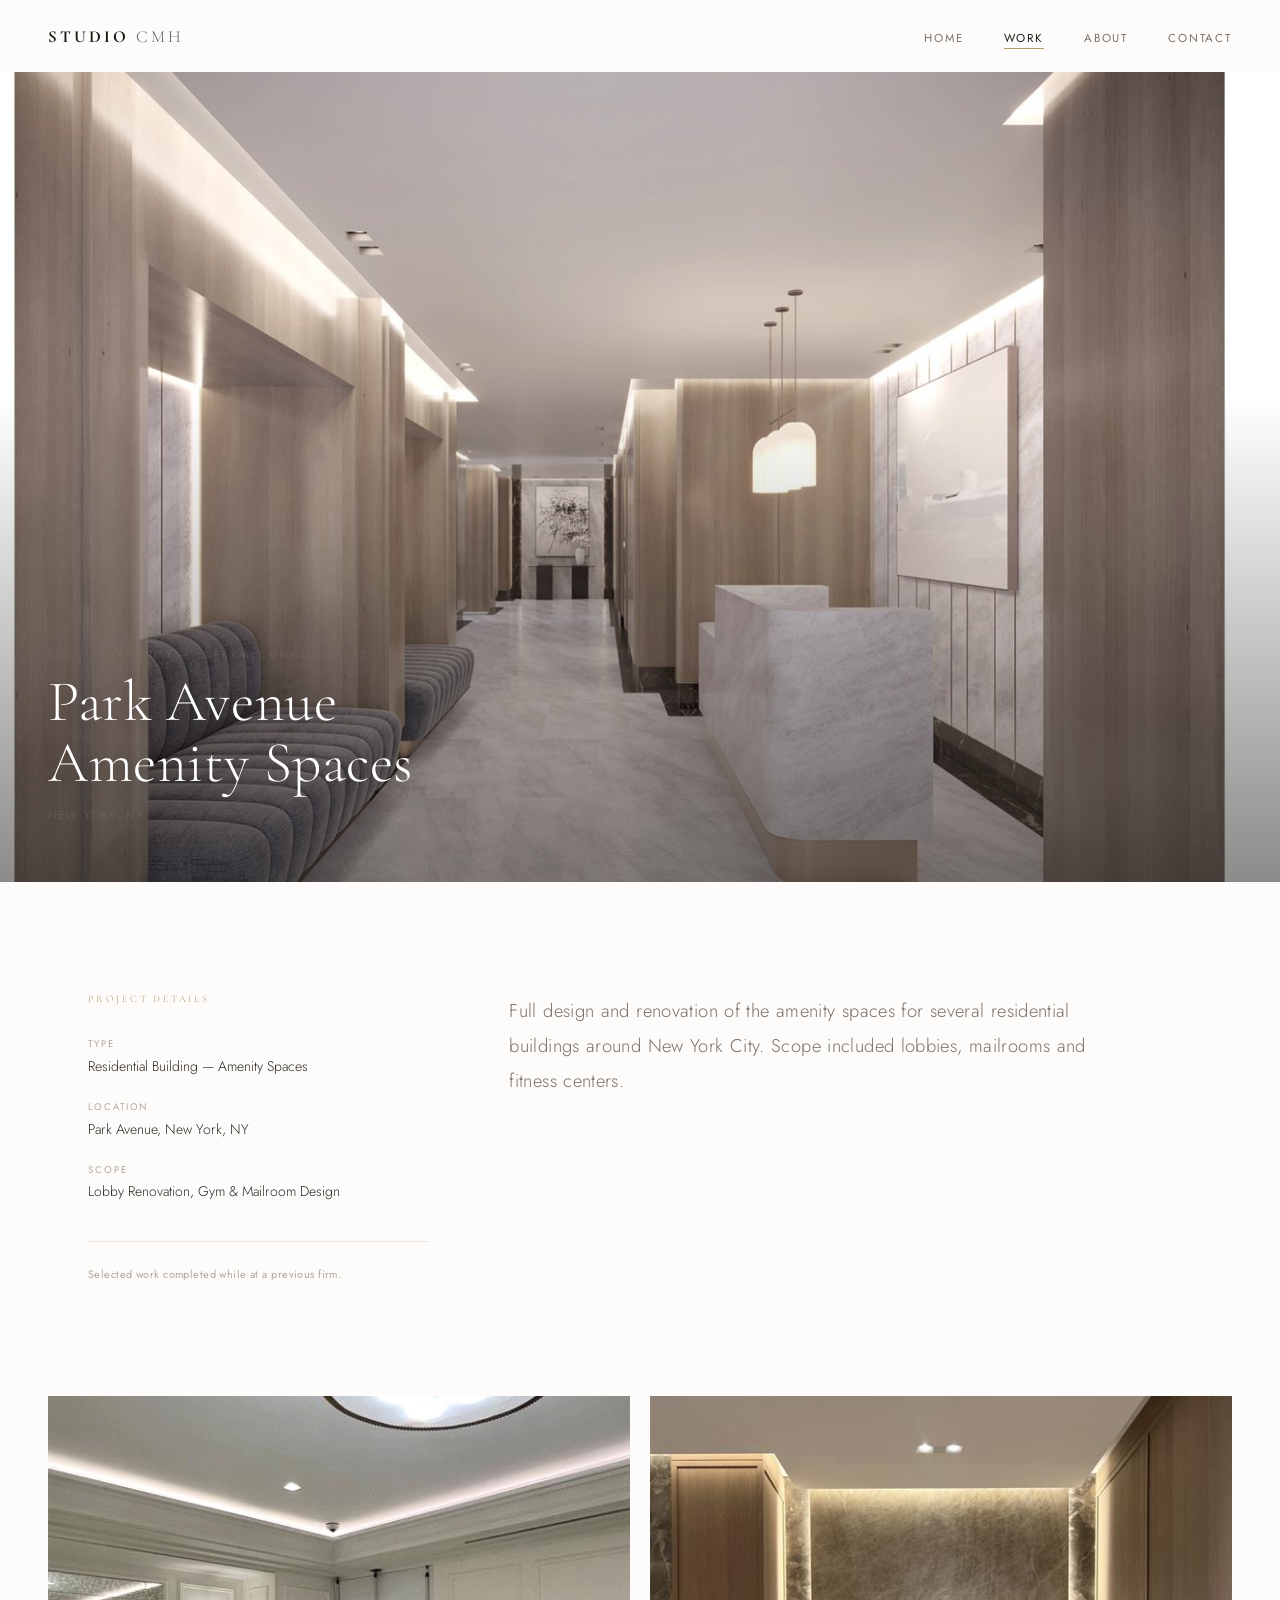
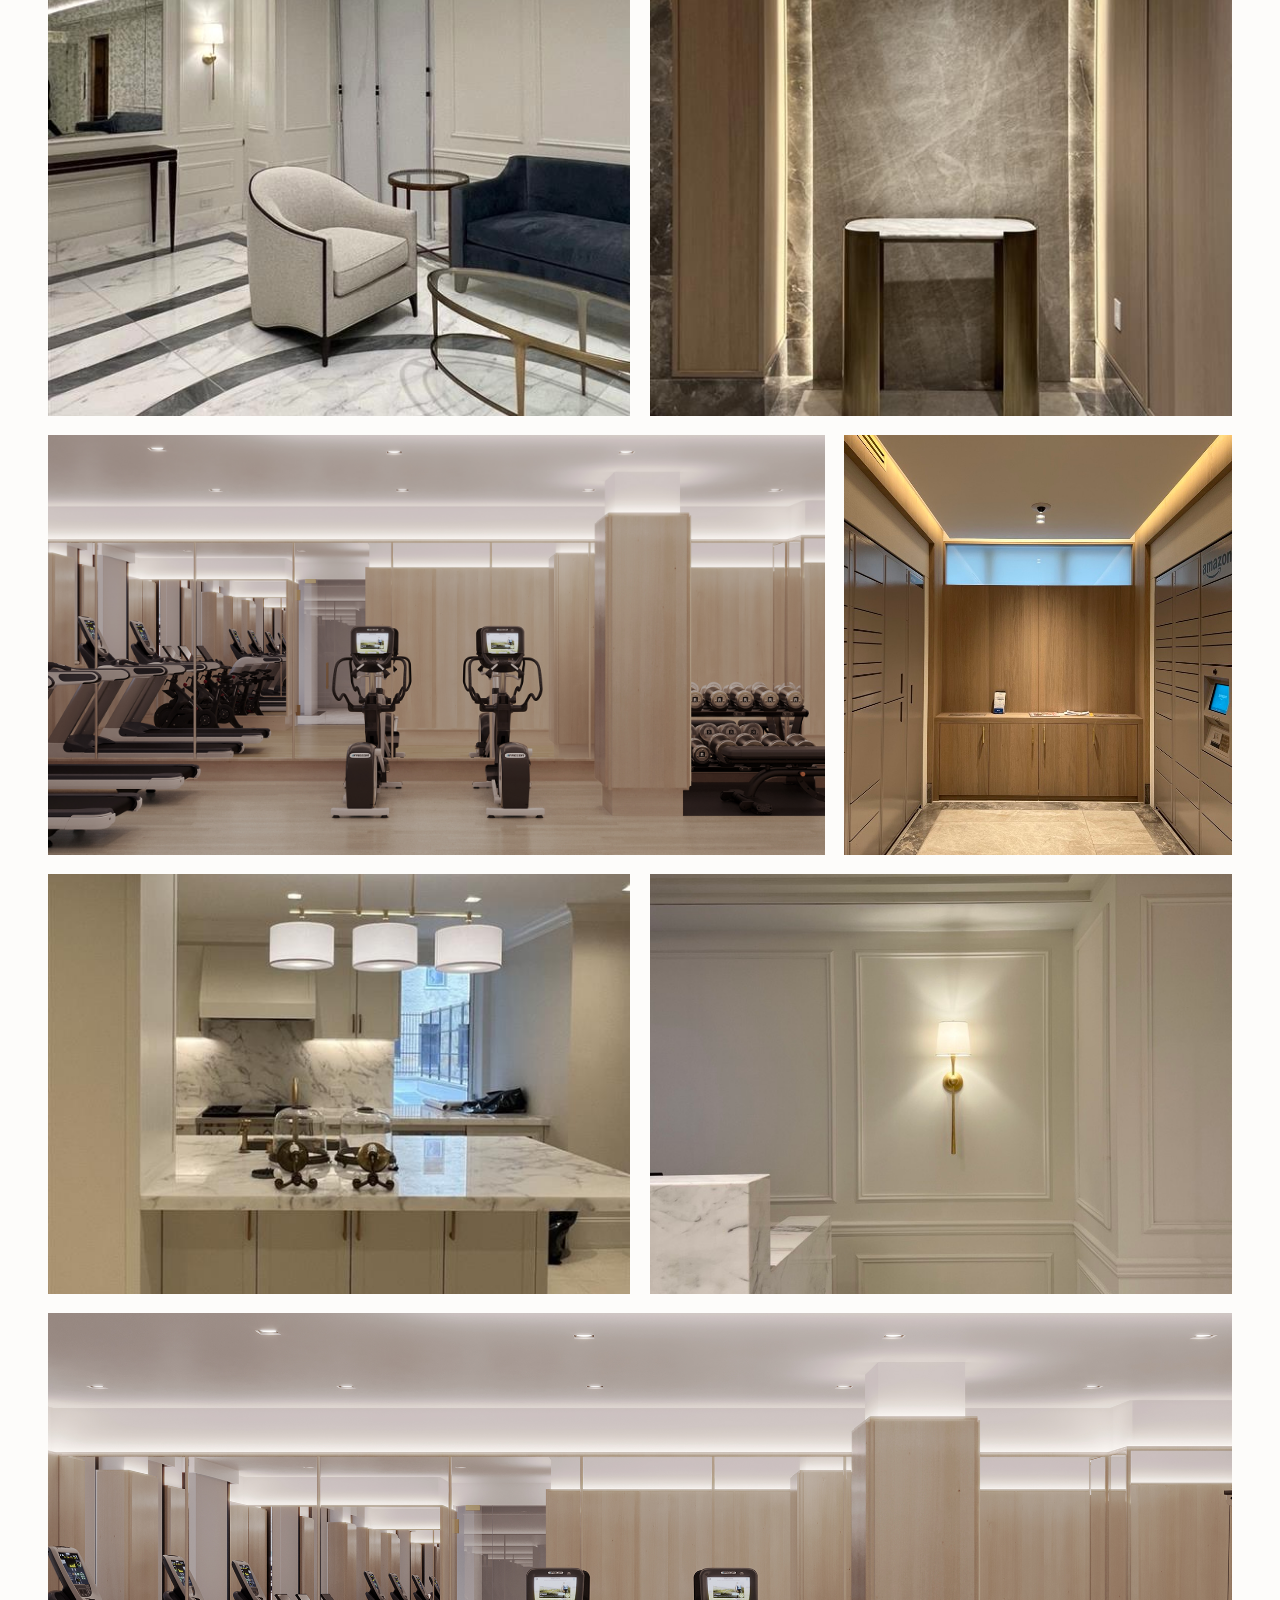
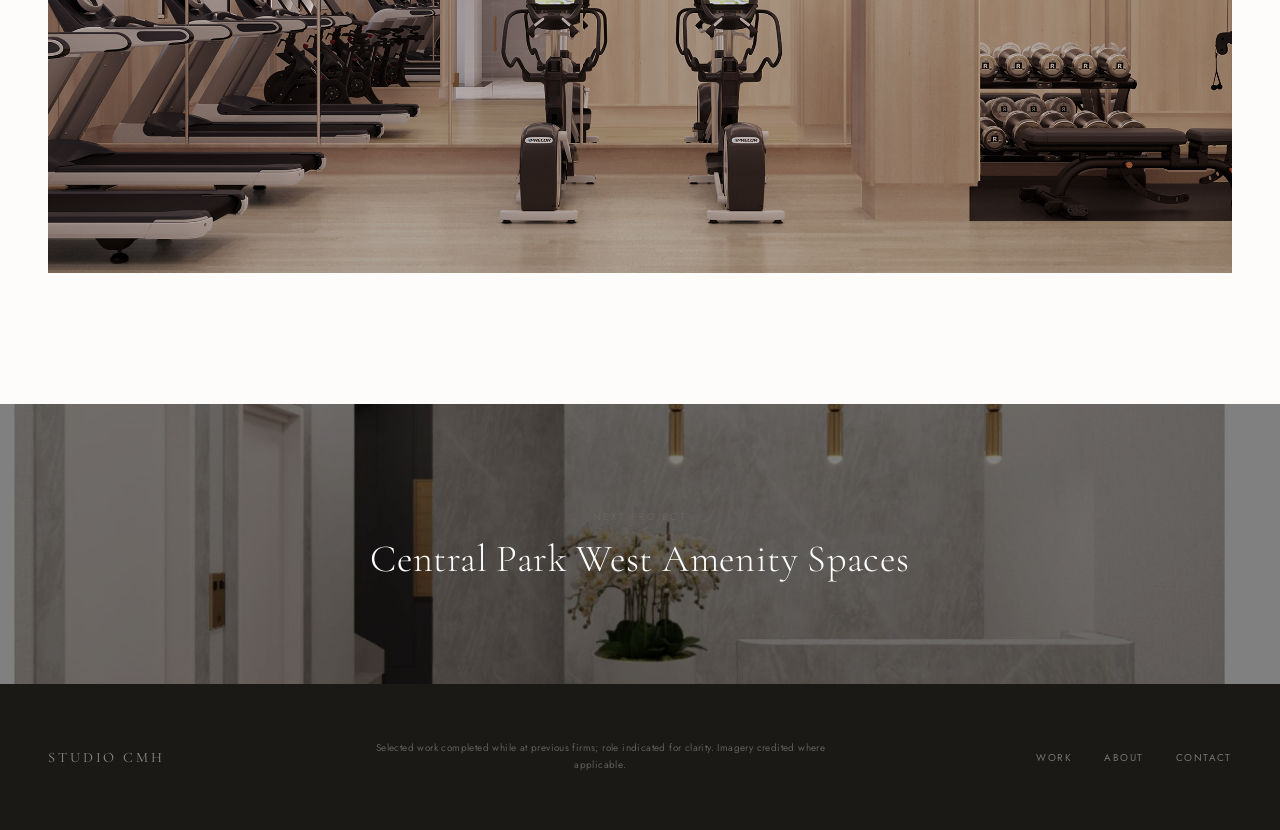
<file: project-pa.html>
<!DOCTYPE html>
<html lang="en">
<head>
  <meta charset="UTF-8">
  <meta name="viewport" content="width=device-width, initial-scale=1.0">
  <title>Building Amenity Spaces — Studio CMH</title>
  <link rel="preconnect" href="https://fonts.googleapis.com">
  <link rel="preconnect" href="https://fonts.gstatic.com" crossorigin>
  <link href="https://fonts.googleapis.com/css2?family=Cormorant+Garamond:ital,wght@0,300;0,400;0,500;1,300;1,400&family=Jost:wght@300;400&display=swap" rel="stylesheet">
  <link rel="stylesheet" href="style.css">
</head>
<body>

  <nav class="nav" id="nav">
    <a href="index.html" class="nav-logo"><strong>Studio</strong> <span>CMH</span></a>
    <ul class="nav-links">
      <li><a href="index.html">Home</a></li>
      <li><a href="work.html">Work</a></li>
      <li><a href="about.html">About</a></li>
      <li><a href="contact.html">Contact</a></li>
    </ul>
    <div class="nav-toggle"><span></span><span></span><span></span></div>
  </nav>

  <div class="project-hero">
    <img src="images/crops/pa_01.jpg" alt="Park Avenue lobby" loading="eager">
    <div class="project-hero-overlay"></div>
    <div class="project-hero-label">
      <p class="proj-type">Building Amenity — Lobby & Common Areas</p>
      <h1>Park Avenue<br>Amenity Spaces</h1>
      <p class="proj-location-hero">New York, NY</p>
    </div>
  </div>

  <div class="project-body fade-in">
    <aside class="project-sidebar">
      <h3>Project Details</h3>
      <div class="project-meta-item">
        <div class="project-meta-label">Type</div>
        <div class="project-meta-value">Residential Building — Amenity Spaces</div>
      </div>
      <div class="project-meta-item">
        <div class="project-meta-label">Location</div>
        <div class="project-meta-value">Park Avenue, New York, NY</div>
      </div>
      <div class="project-meta-item">
        <div class="project-meta-label">Scope</div>
        <div class="project-meta-value">Lobby Renovation, Gym & Mailroom Design</div>
      </div>
      <div class="project-legal">
        Selected work completed while at a previous firm.
      </div>
    </aside>
    <div>
      <p class="project-description">Full design and renovation of the amenity spaces for several residential buildings around New York City. Scope included lobbies, mailrooms and fitness centers.</p>
      <p class="project-description" style="margin-top:1.5rem;"></p>
      <p class="project-description" style="margin-top:1.5rem;"></p>
    </div>
  </div>

  <div class="project-gallery">

    <div class="gallery-grid gallery-grid--2col">
      <div class="gallery-img gallery-img--tall fade-in">
        <img src="images/crops/rmc_06.1.jpg" alt="fitness" loading="lazy">
      </div>
      <div class="gallery-img gallery-img--tall fade-in" data-delay="100">
        <img src="images/crops/rmc_01.jpg" alt="Lobby" loading="lazy">
      </div>
    </div>

    <div class="gallery-grid gallery-grid--wide" style="margin-top:1.2rem; margin-bottom:1.2rem">
      <div class="gallery-img gallery-img--medium fade-in">
        <img src="images/crops/rmc_11.jpg" alt="Dining room" loading="lazy">
      </div>
      <div class="gallery-img gallery-img--medium fade-in" data-delay="100">
        <img src="images/crops/rmc_02.jpg" alt="Bedroom detail" loading="lazy">
      </div>
    </div>

  <div class="gallery-grid gallery-grid--2col" style="margin-top:1.2rem;">
      <div class="gallery-img gallery-img--medium fade-in">
        <img src="images/crops/rmc_09.jpg" alt="Bathroom with wood vanity" loading="lazy">
      </div>
      <div class="gallery-img gallery-img--medium fade-in" data-delay="100">
        <img src="images/crops/rmc_07.jpg" alt="Dining room with chandelier" loading="lazy">
      </div>
    </div>

    <div class="gallery-grid" style="grid-template-columns:1fr; margin-bottom:1.2rem;">
      <div class="gallery-img gallery-img--banner fade-in">
        <img src="images/crops/rmc_11.jpg" alt="Fitness center" loading="lazy">
      </div>
    </div>

  </div>

  <a href="project-cpw.html" class="next-project">
    <img src="images/crops/cpw_01.jpg" alt="Central Park West Amenity Spaces" loading="lazy">
    <div class="next-project-content">
      <p class="eyebrow">Next Project</p>
      <h3>Central Park West Amenity Spaces</h3>
    </div>
  </a>

  <footer>
    <div class="footer-logo">Studio CMH</div>
    <div class="footer-legal">Selected work completed while at previous firms; role indicated for clarity. Imagery credited where applicable.</div>
    <div class="footer-links">
      <a href="work.html">Work</a>
      <a href="about.html">About</a>
      <a href="contact.html">Contact</a>
    </div>
  </footer>

  <script src="script.js"></script>
</body>
</html>
</file>
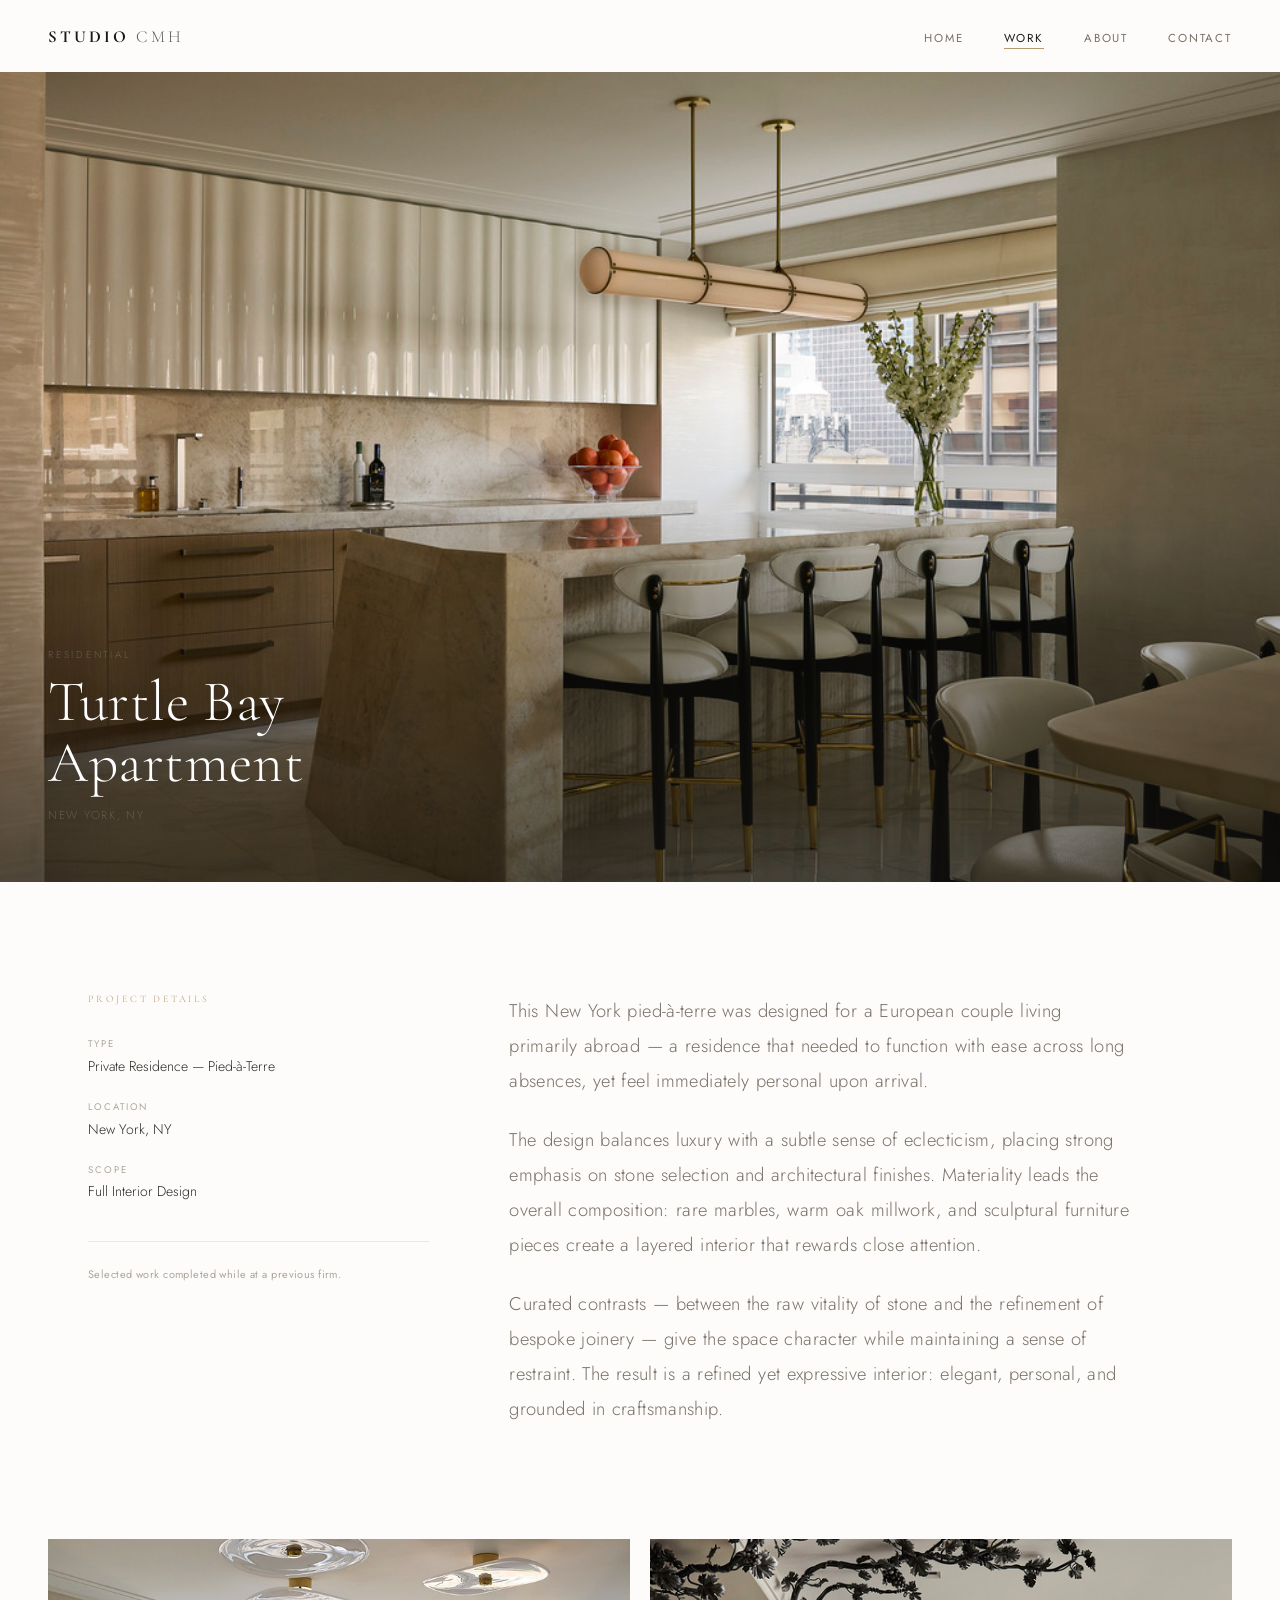
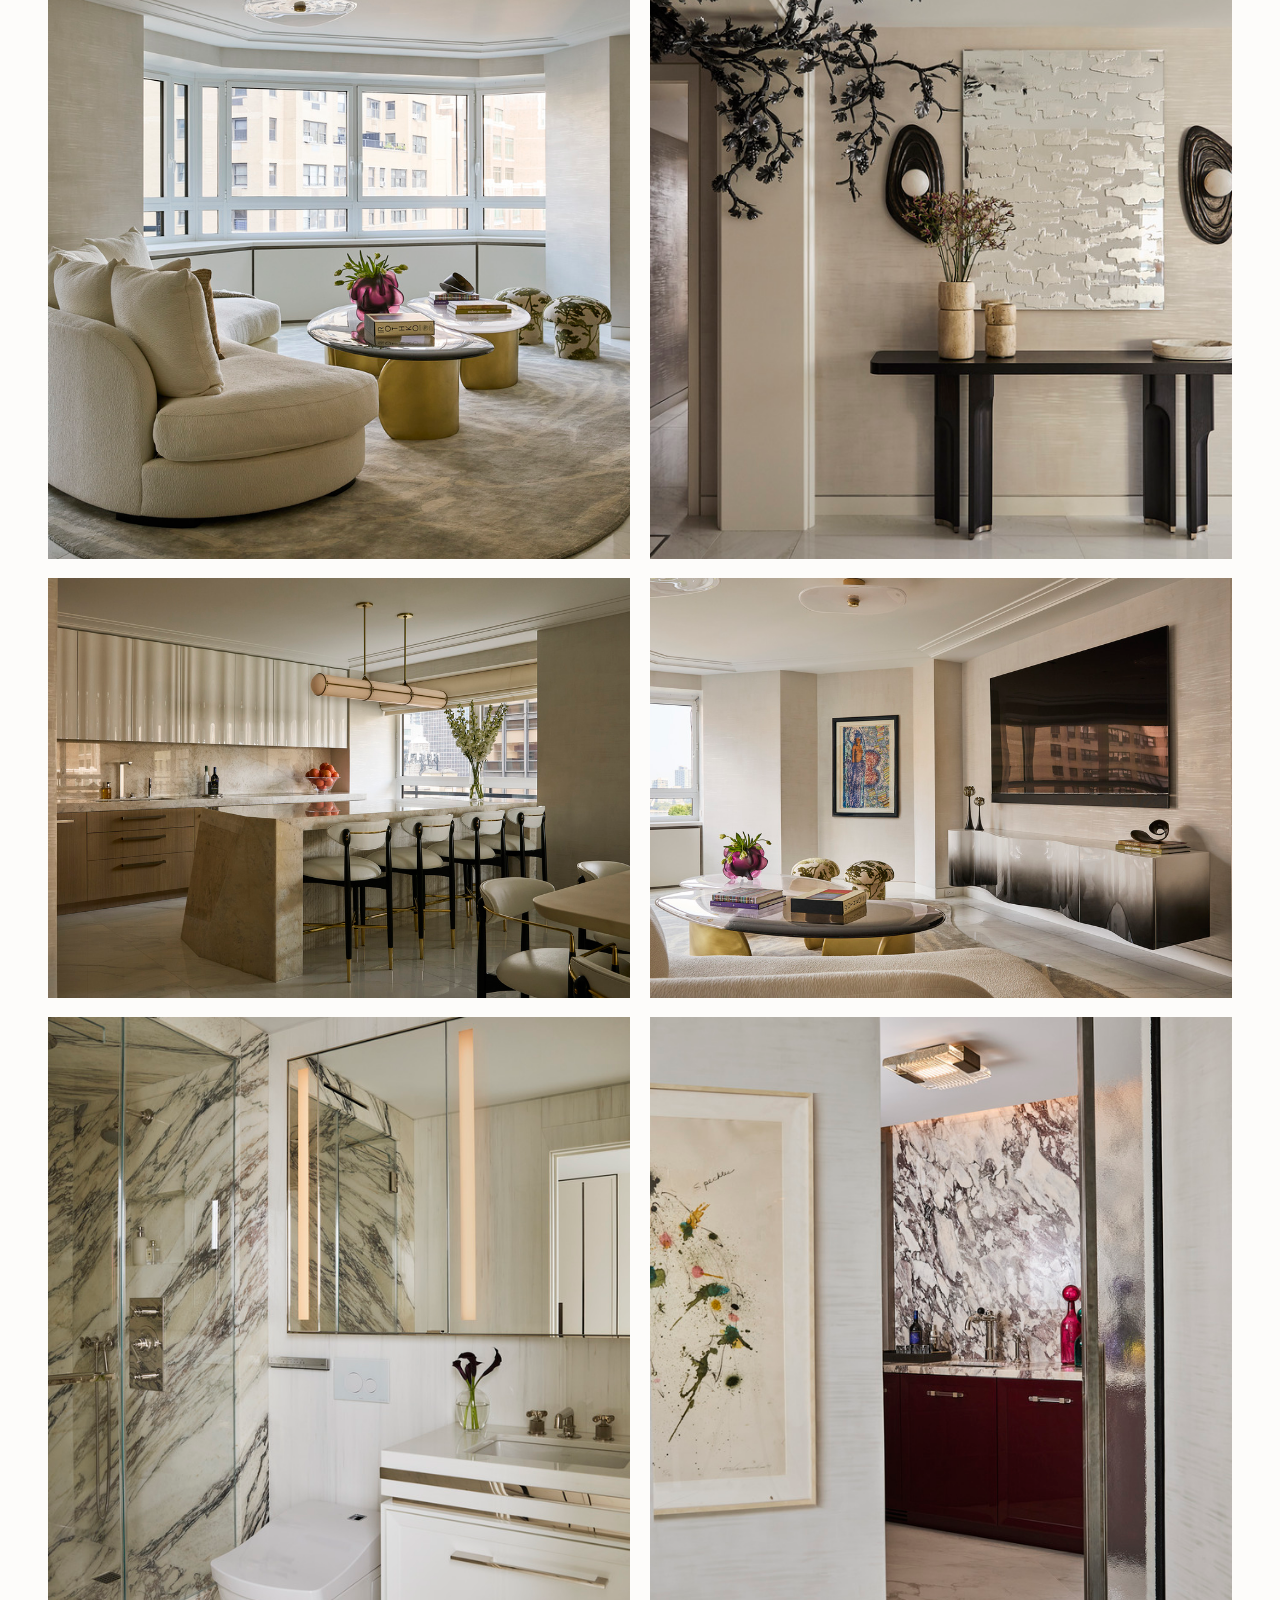
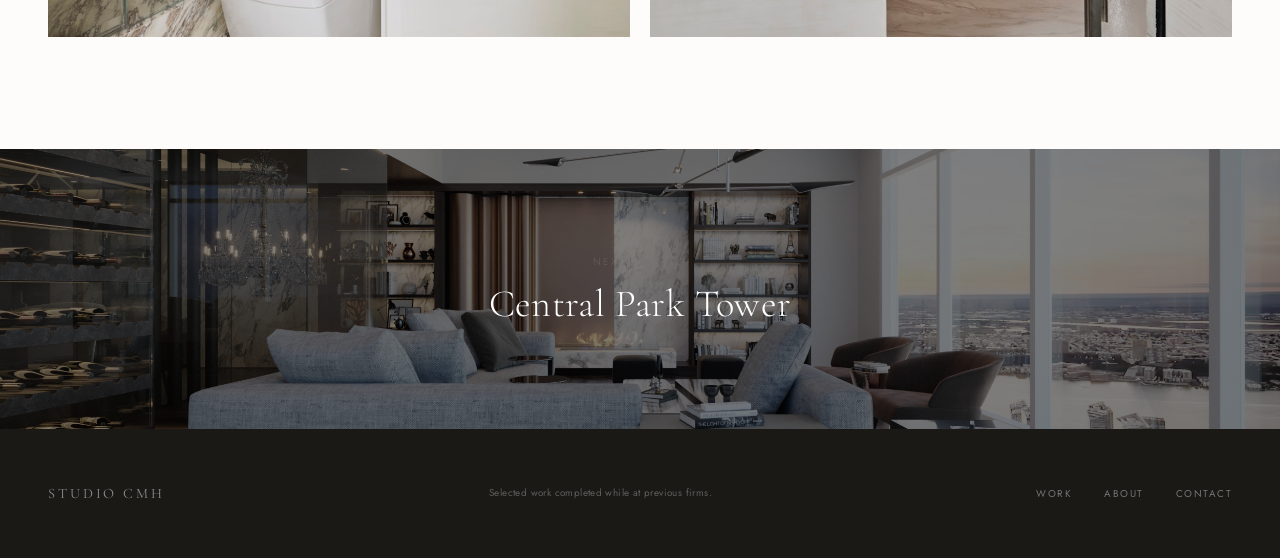
<file: project-tb.html>
<!DOCTYPE html>
<html lang="en">
<head>
  <meta charset="UTF-8">
  <meta name="viewport" content="width=device-width, initial-scale=1.0">
  <title>Turtle Bay Apartment — Studio CMH</title>
  <link rel="preconnect" href="https://fonts.googleapis.com">
  <link rel="preconnect" href="https://fonts.gstatic.com" crossorigin>
  <link href="https://fonts.googleapis.com/css2?family=Cormorant+Garamond:ital,wght@0,300;0,400;0,500;1,300;1,400&family=Jost:wght@300;400&display=swap" rel="stylesheet">
  <link rel="stylesheet" href="style.css">
</head>
<body>

  <nav class="nav" id="nav">
    <a href="index.html" class="nav-logo"><strong>Studio</strong> <span>CMH</span></a>
    <ul class="nav-links">
      <li><a href="index.html">Home</a></li>
      <li><a href="work.html">Work</a></li>
      <li><a href="about.html">About</a></li>
      <li><a href="contact.html">Contact</a></li>
    </ul>
    <div class="nav-toggle"><span></span><span></span><span></span></div>
  </nav>

  <div class="project-hero">
    <img src="images/crops/tb_01.1.jpg" alt="Turtle Bay Apartment" loading="eager">
    <div class="project-hero-overlay"></div>
    <div class="project-hero-label">
      <p class="proj-type">Residential</p>
      <h1>Turtle Bay<br>Apartment</h1>
      <p class="proj-location-hero">New York, NY</p>
    </div>
  </div>

  <div class="project-body fade-in">
    <aside class="project-sidebar">
      <h3>Project Details</h3>
      <div class="project-meta-item">
        <div class="project-meta-label">Type</div>
        <div class="project-meta-value">Private Residence — Pied-à-Terre</div>
      </div>
      <div class="project-meta-item">
        <div class="project-meta-label">Location</div>
        <div class="project-meta-value">New York, NY</div>
      </div>
      <div class="project-meta-item">
        <div class="project-meta-label">Scope</div>
        <div class="project-meta-value">Full Interior Design</div>
      </div>
      <div class="project-legal">
        Selected work completed while at a previous firm.
      </div>
    </aside>
    <div>
      <p class="project-description">This New York pied-à-terre was designed for a European couple living primarily abroad — a residence that needed to function with ease across long absences, yet feel immediately personal upon arrival.</p>
      <p class="project-description" style="margin-top:1.5rem;">The design balances luxury with a subtle sense of eclecticism, placing strong emphasis on stone selection and architectural finishes. Materiality leads the overall composition: rare marbles, warm oak millwork, and sculptural furniture pieces create a layered interior that rewards close attention.</p>
      <p class="project-description" style="margin-top:1.5rem;">Curated contrasts — between the raw vitality of stone and the refinement of bespoke joinery — give the space character while maintaining a sense of restraint. The result is a refined yet expressive interior: elegant, personal, and grounded in craftsmanship.</p>
    </div>
  </div>

  <div class="project-gallery">

    <div class="gallery-grid gallery-grid--2col">
      <div class="gallery-img gallery-img--tall fade-in">
        <img src="images/crops/tb_02.jpg" alt="Living room" loading="lazy">
      </div>
      <div class="gallery-img gallery-img--tall fade-in" data-delay="100">
        <img src="images/crops/tb_05.jpg" alt="Living room with media wall" loading="lazy">
      </div>
    </div>

    <div class="gallery-grid gallery-grid--2col" style="margin-top:1.2rem;">
      <div class="gallery-img gallery-img--medium fade-in">
        <img src="images/crops/tb_01.1.jpg" alt="Kitchen with travertine island" loading="lazy">
      </div>
      <div class="gallery-img gallery-img--medium fade-in" data-delay="100">
        <img src="images/crops/tb_03.jpg" alt="Bar detail" loading="lazy">
      </div>
    </div>

    <div class="gallery-grid gallery-grid--2col">
      <div class="gallery-img gallery-img--tall fade-in">
        <img src="images/crops/tb_08.jpg" alt="Living room" loading="lazy">
      </div>
      <div class="gallery-img gallery-img--tall fade-in" data-delay="100">
        <img src="images/crops/tb_06.jpg" alt="Living room with media wall" loading="lazy">
      </div>
    </div>

  </div>

  <a href="project-cpt.html" class="next-project">
    <img src="images/crops/cpt_01.jpg" alt="Central Park Tower" loading="lazy">
    <div class="next-project-content">
      <p class="eyebrow">Next Project</p>
      <h3>Central Park Tower</h3>
    </div>
  </a>

  <footer>
    <div class="footer-logo">Studio CMH</div>
    <div class="footer-legal">Selected work completed while at previous firms.</div>
    <div class="footer-links">
      <a href="work.html">Work</a>
      <a href="about.html">About</a>
      <a href="contact.html">Contact</a>
    </div>
  </footer>

  <script src="script.js"></script>
</body>
</html>
</file>
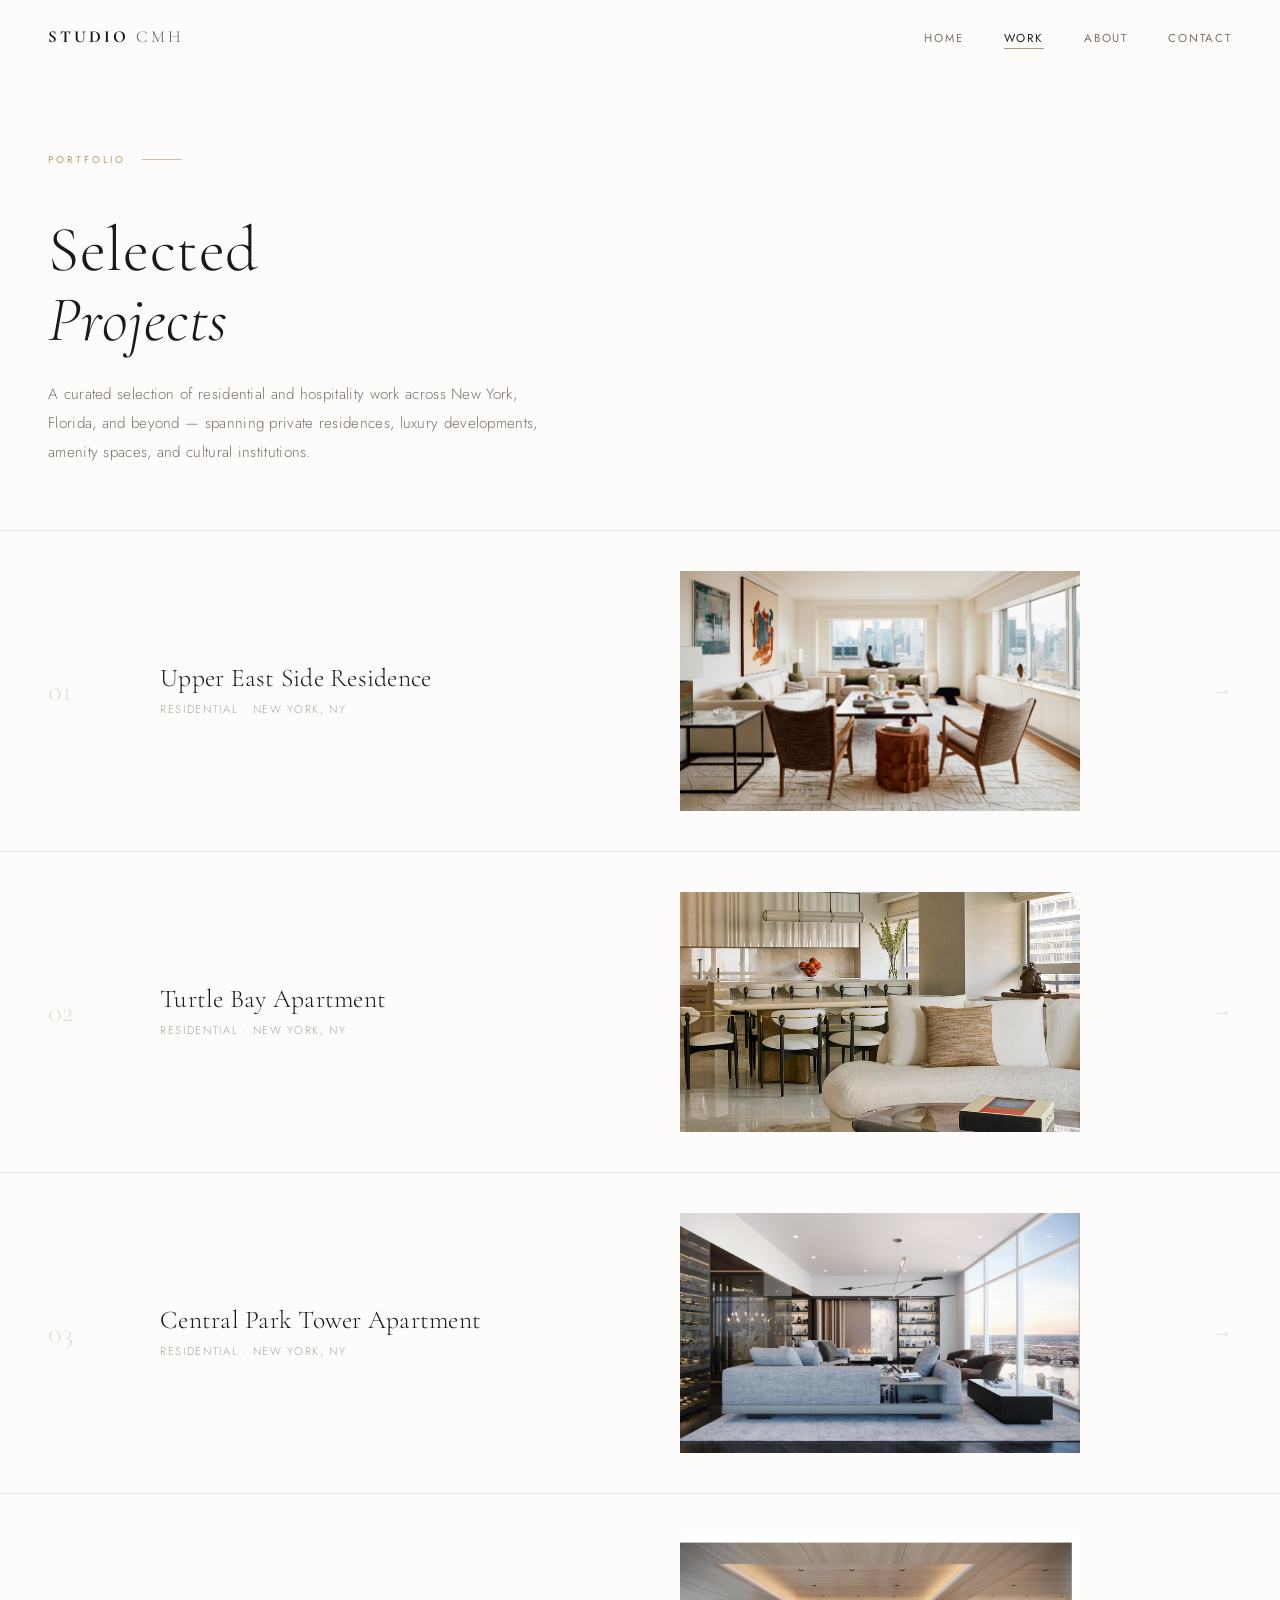
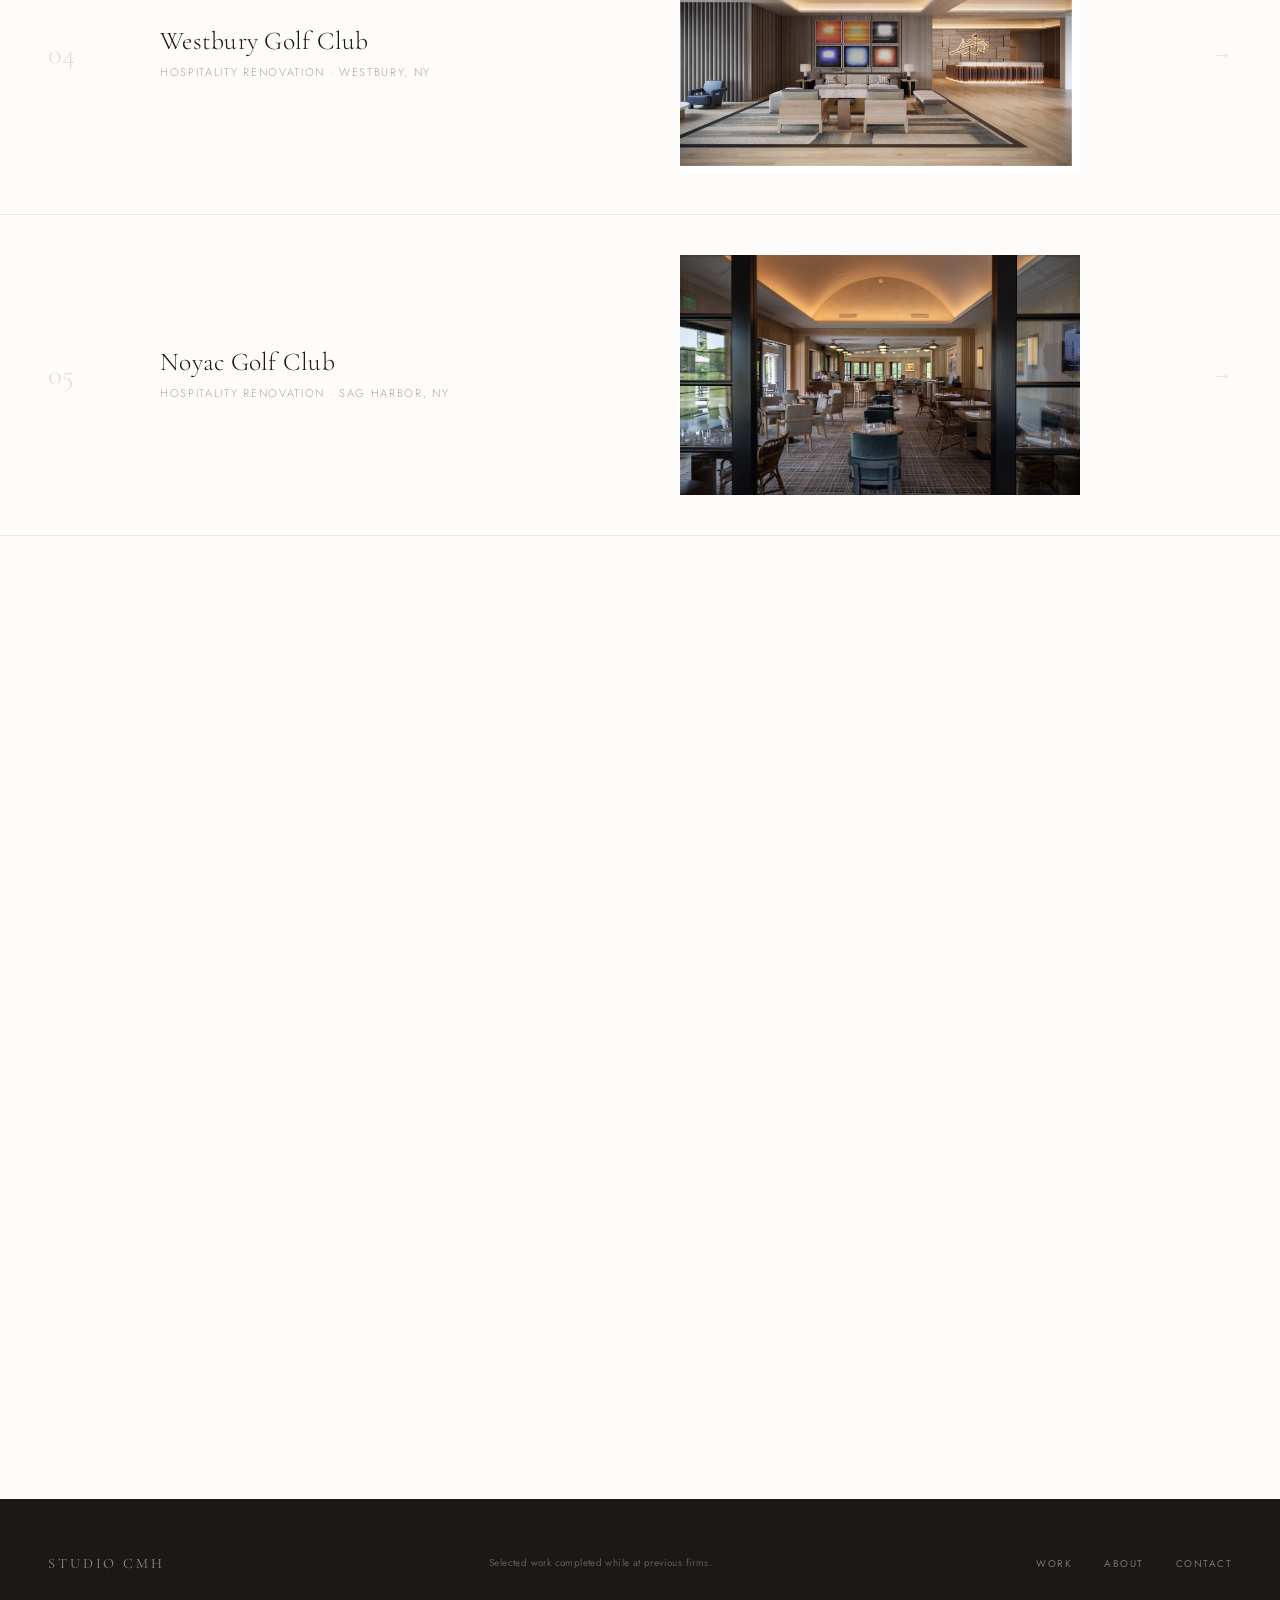
<file: work.html>
<!DOCTYPE html>
<html lang="en">
<head>
  <meta charset="UTF-8">
  <meta name="viewport" content="width=device-width, initial-scale=1.0">
  <title>Work — Studio CMH Interior Design</title>
  <link rel="preconnect" href="https://fonts.googleapis.com">
  <link rel="preconnect" href="https://fonts.gstatic.com" crossorigin>
  <link href="https://fonts.googleapis.com/css2?family=Cormorant+Garamond:ital,wght@0,300;0,400;0,500;1,300;1,400&family=Jost:wght@300;400&display=swap" rel="stylesheet">
  <link rel="stylesheet" href="style.css">
</head>
<body>

  <nav class="nav" id="nav">
    <a href="index.html" class="nav-logo"><strong>Studio</strong> <span>CMH</span></a>
    <ul class="nav-links">
      <li><a href="index.html">Home</a></li>
      <li><a href="work.html">Work</a></li>
      <li><a href="about.html">About</a></li>
      <li><a href="contact.html">Contact</a></li>
    </ul>
    <div class="nav-toggle" aria-label="Menu">
      <span></span><span></span><span></span>
    </div>
  </nav>

  <div class="work-header fade-in">
    <div class="section-label">Portfolio</div>
    <h1>Selected<br><em>Projects</em></h1>
    <p>A curated selection of residential and hospitality work across New York, Florida, and beyond — spanning private residences, luxury developments, amenity spaces, and cultural institutions.</p>
  </div>

  <div class="projects-list stagger-children">

    <a href="project-ues.html" class="project-row">
      <span class="project-row-num">01</span>
      <div class="project-row-info">
        <h2>Upper East Side Residence</h2>
        <p class="proj-meta">Residential · New York, NY</p>
      </div>
      <div class="project-row-img">
        <img src="images/crops/ues_03.1.jpg" alt="Upper East Side Residence" loading="lazy">
      </div>
      <span class="project-row-arrow">→</span>
    </a>

    <a href="project-tb.html" class="project-row">
      <span class="project-row-num">02</span>
      <div class="project-row-info">
        <h2>Turtle Bay Apartment</h2>
        <p class="proj-meta">Residential · New York, NY</p>
      </div>
      <div class="project-row-img">
        <img src="images/crops/tb_01.jpg" alt="Turtle Bay Apartment" loading="lazy">
      </div>
      <span class="project-row-arrow">→</span>
    </a>

    <a href="project-cpt.html" class="project-row">
      <span class="project-row-num">03</span>
      <div class="project-row-info">
        <h2>Central Park Tower Apartment</h2>
        <p class="proj-meta">Residential · New York, NY</p>
      </div>
      <div class="project-row-img">
        <img src="images/crops/cpt_01.jpg" alt="Central Park Tower Apartment" loading="lazy">
      </div>
      <span class="project-row-arrow">→</span>
    </a>

    <a href="project-wgc.html" class="project-row">
      <span class="project-row-num">04</span>
      <div class="project-row-info">
        <h2>Westbury Golf Club</h2>
        <p class="proj-meta">Hospitality Renovation · Westbury, NY</p>
      </div>
      <div class="project-row-img">
        <img src="images/crops/wgc_01.jpg" alt="Westbury Golf Club" loading="lazy">
      </div>
      <span class="project-row-arrow">→</span>
    </a>

    <a href="project-ngc.html" class="project-row">
      <span class="project-row-num">05</span>
      <div class="project-row-info">
        <h2>Noyac Golf Club</h2>
        <p class="proj-meta">Hospitality Renovation · Sag Harbor, NY</p>
      </div>
      <div class="project-row-img">
        <img src="images/crops/ngc_01.jpg" alt="Noyac Golf Club" loading="lazy">
      </div>
      <span class="project-row-arrow">→</span>
    </a>

    <a href="project-cps.html" class="project-row">
      <span class="project-row-num">06</span>
      <div class="project-row-info">
        <h2>Central Park South Apartment</h2>
        <p class="proj-meta">Residential Renovation · New York, NY</p>
      </div>
      <div class="project-row-img">
        <img src="images/crops/cpt2_01.jpg" alt="Central Park South Apartment" loading="lazy">
      </div>
      <span class="project-row-arrow">→</span>
    </a>

    <a href="project-pa.html" class="project-row">
      <span class="project-row-num">07</span>
      <div class="project-row-info">
        <h2>Amenity Spaces</h2>
        <p class="proj-meta">Luxury Building Amenity · New York, NY</p>
      </div>
      <div class="project-row-img">
        <img src="images/crops/pa_01.jpg" alt="Park Avenue Amenity Spaces" loading="lazy">
      </div>
      <span class="project-row-arrow">→</span>
    </a>

    <a href="project-cpw.html" class="project-row">
      <span class="project-row-num">08</span>
      <div class="project-row-info">
        <h2>Central Park West Amenity Spaces</h2>
        <p class="proj-meta">Building Amenity · New York, NY</p>
      </div>
      <div class="project-row-img">
        <img src="images/crops/cpw_01.jpg" alt="Central Park West Amenity" loading="lazy">
      </div>
      <span class="project-row-arrow">→</span>
    </a>

 

  </div>

  <footer>
    <div class="footer-logo">Studio CMH</div>
    <div class="footer-legal">Selected work completed while at previous firms.</div>
    <div class="footer-links">
      <a href="work.html">Work</a>
      <a href="about.html">About</a>
      <a href="contact.html">Contact</a>
    </div>
  </footer>

  <script src="script.js"></script>
</body>
</html>
</file>
<file: style.css>
/* === RESET & BASE === */
*, *::before, *::after { box-sizing: border-box; margin: 0; padding: 0; }

:root {
  --cream: #F7F4EE;
  --warm-white: #FDFCFA;
  --charcoal: #1B1916;
  --ink: #2C2825;
  --warm-gray: #7A7168;
  --warm-gray-light: #ADA59C;
  --gold: #B49A6E;
  --border: #E4DDD5;
  --border-light: #EDE8E2;

  --serif: 'Cormorant Garamond', 'Cormorant', Georgia, 'Times New Roman', serif;
  --sans: 'Jost', 'DM Sans', 'Helvetica Neue', Helvetica, Arial, sans-serif;

  --spacing-xs: 0.5rem;
  --spacing-sm: 1rem;
  --spacing-md: 2rem;
  --spacing-lg: 4rem;
  --spacing-xl: 7rem;
  --spacing-2xl: 11rem;

  --nav-height: 72px;
  --max-width: 1440px;
  --content-width: 1200px;
}

html { scroll-behavior: smooth; font-size: 16px; }

body {
  font-family: var(--sans);
  background: var(--warm-white);
  color: var(--ink);
  -webkit-font-smoothing: antialiased;
  -moz-osx-font-smoothing: grayscale;
  overflow-x: hidden;
}

img { display: block; max-width: 100%; }
a { color: inherit; text-decoration: none; }

/* === TYPOGRAPHY === */
.serif { font-family: var(--serif); }

h1, h2, h3 {
  font-family: var(--serif);
  font-weight: 300;
  letter-spacing: 0.01em;
  line-height: 1.1;
}

p {
  font-family: var(--sans);
  font-weight: 300;
  line-height: 1.8;
  color: var(--warm-gray);
  font-size: 0.925rem;
  letter-spacing: 0.02em;
}

/* === NAVIGATION === */
.nav {
  position: fixed;
  top: 0;
  left: 0;
  right: 0;
  z-index: 100;
  height: var(--nav-height);
  display: flex;
  align-items: center;
  justify-content: space-between;
  padding: 0 3rem;
  mix-blend-mode: normal;
  transition: background 0.4s ease, border-color 0.4s ease;
}

.nav.scrolled {
  background: rgba(253, 252, 250, 0.96);
  border-bottom: 1px solid var(--border-light);
  backdrop-filter: blur(8px);
}

.nav-logo {
  font-family: var(--serif);
  font-size: 1.05rem;
  font-weight: 500;
  letter-spacing: 0.18em;
  text-transform: uppercase;
  color: var(--charcoal);
}

.nav-logo span {
  font-weight: 300;
  opacity: 0.7;
}

.nav-links {
  display: flex;
  gap: 2.5rem;
  list-style: none;
}

.nav-links a {
  font-size: 0.72rem;
  letter-spacing: 0.16em;
  text-transform: uppercase;
  color: var(--warm-gray);
  transition: color 0.25s;
  font-weight: 400;
}

.nav-links a:hover,
.nav-links a.active { color: var(--charcoal); }

.nav-links a.active { border-bottom: 1px solid var(--gold); padding-bottom: 2px; }

/* Hamburger for mobile */
.nav-toggle {
  display: none;
  flex-direction: column;
  gap: 5px;
  cursor: pointer;
  padding: 4px;
}
.nav-toggle span {
  display: block;
  width: 22px;
  height: 1px;
  background: var(--charcoal);
  transition: transform 0.3s;
}

/* === HERO (HOME) === */
.hero {
  position: relative;
  height: 100vh;
  min-height: 700px;
  overflow: hidden;
  display: flex;
  align-items: flex-end;
}

.hero-img {
  position: absolute;
  inset: 0;
  width: 100%;
  height: 100%;
  object-fit: cover;
  object-position: center 30%;
  transition: transform 8s ease;
}

.hero:hover .hero-img { transform: scale(1.03); }

.hero-overlay {
  position: absolute;
  inset: 0;
  background: linear-gradient(
    to bottom,
    rgba(27, 25, 22, 0.08) 0%,
    rgba(27, 25, 22, 0.0) 40%,
    rgba(27, 25, 22, 0.55) 100%
  );
}

.hero-content {
  position: relative;
  z-index: 2;
  padding: 0 3rem 4rem;
  max-width: var(--max-width);
  width: 100%;
}

.hero-eyebrow {
  font-size: 0.65rem;
  letter-spacing: 0.25em;
  text-transform: uppercase;
  color: rgba(255,255,255,0.65);
  margin-bottom: 1rem;
  font-family: var(--sans);
  font-weight: 400;
}

.hero-title {
  font-family: var(--serif);
  font-size: clamp(3.5rem, 6vw, 6.5rem);
  font-weight: 300;
  color: #fff;
  line-height: 1.0;
  letter-spacing: -0.01em;
}

.hero-title em {
  font-style: italic;
  color: rgba(255,255,255,0.8);
}

.hero-sub {
  margin-top: 1.5rem;
  font-size: 0.8rem;
  letter-spacing: 0.12em;
  color: rgba(255,255,255,0.6);
  text-transform: uppercase;
  font-family: var(--sans);
  font-weight: 300;
}

.hero-scroll {
  position: absolute;
  bottom: 2.5rem;
  right: 3rem;
  z-index: 2;
  display: flex;
  flex-direction: column;
  align-items: center;
  gap: 0.5rem;
  color: rgba(255,255,255,0.5);
  font-size: 0.62rem;
  letter-spacing: 0.2em;
  text-transform: uppercase;
}

.hero-scroll::after {
  content: '';
  display: block;
  width: 1px;
  height: 48px;
  background: linear-gradient(to bottom, rgba(255,255,255,0.4), transparent);
  animation: scrollLine 2s ease-in-out infinite;
}

@keyframes scrollLine {
  0%, 100% { opacity: 0.5; transform: scaleY(1); }
  50% { opacity: 1; transform: scaleY(1.2); }
}

/* === SECTION LAYOUT === */
.section {
  padding: var(--spacing-xl) 3rem;
  max-width: var(--max-width);
  margin: 0 auto;
}

.section-label {
  font-size: 0.62rem;
  letter-spacing: 0.3em;
  text-transform: uppercase;
  color: var(--gold);
  margin-bottom: 3rem;
  font-family: var(--sans);
  font-weight: 400;
  display: flex;
  align-items: center;
  gap: 1rem;
}

.section-label::after {
  content: '';
  display: block;
  width: 40px;
  height: 1px;
  background: var(--gold);
  opacity: 0.6;
}

.section-title {
  font-size: clamp(2.4rem, 4vw, 4rem);
  color: var(--charcoal);
  max-width: 700px;
  margin-bottom: 2rem;
}

/* === HOME INTRO === */
.intro {
  padding: var(--spacing-xl) 3rem;
  max-width: var(--max-width);
  margin: 0 auto;
  display: grid;
  grid-template-columns: 1fr 1fr;
  gap: 6rem;
  align-items: center;
}

.intro-text .section-title { margin-bottom: 1.5rem; }

.intro-text p {
  font-size: 1rem;
  max-width: 480px;
  margin-bottom: 1.5rem;
}

.intro-text p:last-of-type { margin-bottom: 2.5rem; }

.intro-visual {
  position: relative;
}

.intro-visual img {
  width: 100%;
  height: 520px;
  object-fit: cover;
}

.intro-visual-caption {
  position: absolute;
  bottom: -1rem;
  right: -1rem;
  background: var(--warm-white);
  padding: 1.2rem 1.5rem;
  border: 1px solid var(--border);
}

.intro-visual-caption p {
  font-size: 0.7rem;
  letter-spacing: 0.1em;
  color: var(--warm-gray);
  text-transform: uppercase;
  margin: 0;
}

/* === SELECTED WORKS GRID (HOME) === */
.works-grid-home {
  padding: 0 3rem var(--spacing-xl);
  max-width: var(--max-width);
  margin: 0 auto;
}

.works-grid-home-label {
  font-size: 0.62rem;
  letter-spacing: 0.3em;
  text-transform: uppercase;
  color: var(--warm-gray-light);
  margin-bottom: 3rem;
  display: flex;
  align-items: center;
  justify-content: space-between;
}

.works-grid-home-label a {
  font-size: 0.7rem;
  letter-spacing: 0.12em;
  color: var(--charcoal);
  border-bottom: 1px solid var(--border);
  padding-bottom: 2px;
  transition: border-color 0.25s;
}
.works-grid-home-label a:hover { border-color: var(--charcoal); }

.home-grid {
  display: grid;
  grid-template-columns: 1fr 1fr 1fr;
  grid-template-rows: auto auto;
  gap: 1.5rem;
}

.home-grid-item {
  position: relative;
  overflow: hidden;
  cursor: pointer;
  display: block;
}

.home-grid-item:nth-child(1) { grid-column: 1 / 3; grid-row: 1; }
.home-grid-item:nth-child(2) { grid-column: 3; grid-row: 1 / 3; }
.home-grid-item:nth-child(3) { grid-column: 1; grid-row: 2; }
.home-grid-item:nth-child(4) { grid-column: 2; grid-row: 2; }

.home-grid-item img {
  width: 100%;
  height: 100%;
  object-fit: cover;
  transition: transform 0.7s cubic-bezier(0.25, 0.46, 0.45, 0.94);
}

.home-grid-item:nth-child(1) { height: 480px; }
.home-grid-item:nth-child(2) { height: 735px; }
.home-grid-item:nth-child(3) { height: 240px; }
.home-grid-item:nth-child(4) { height: 240px; }

.home-grid-item:hover img { transform: scale(1.06); }

.home-grid-overlay {
  position: absolute;
  inset: 0;
  background: linear-gradient(to top, rgba(27,25,22,0.65) 0%, transparent 50%);
  opacity: 0;
  transition: opacity 0.4s ease;
  display: flex;
  align-items: flex-end;
  padding: 1.5rem;
}

.home-grid-item:hover .home-grid-overlay { opacity: 1; }

.home-grid-info .proj-location {
  font-size: 0.6rem;
  letter-spacing: 0.2em;
  text-transform: uppercase;
  color: rgba(255,255,255,0.65);
  margin-bottom: 0.3rem;
  margin: 0 0 0.25rem;
}

.home-grid-info .proj-name {
  font-family: var(--serif);
  font-size: 1.3rem;
  font-weight: 300;
  color: #fff;
  margin: 0;
  line-height: 1.2;
}

/* === CTA LINK === */
.link-arrow {
  display: inline-flex;
  align-items: center;
  gap: 0.75rem;
  font-size: 0.72rem;
  letter-spacing: 0.18em;
  text-transform: uppercase;
  color: var(--charcoal);
  font-family: var(--sans);
  font-weight: 400;
  border-bottom: 1px solid var(--border);
  padding-bottom: 3px;
  transition: all 0.25s;
}

.link-arrow::after {
  content: '→';
  font-size: 0.8rem;
  letter-spacing: 0;
  transition: transform 0.25s;
}

.link-arrow:hover { border-color: var(--charcoal); }
.link-arrow:hover::after { transform: translateX(4px); }

/* === WORK PAGE === */
.work-header {
  padding: calc(var(--nav-height) + 5rem) 3rem 4rem;
  max-width: var(--max-width);
  margin: 0 auto;
  border-bottom: 1px solid var(--border-light);
}

.work-header h1 {
  font-size: clamp(3rem, 5vw, 5.5rem);
  color: var(--charcoal);
}

.work-header p {
  margin-top: 1.5rem;
  max-width: 500px;
  font-size: 0.95rem;
  line-height: 1.9;
}

.projects-list {
  max-width: var(--max-width);
  margin: 0 auto;
}

.project-row {
  display: grid;
  grid-template-columns: 80px 1fr 400px 120px;
  align-items: center;
  padding: 2.5rem 3rem;
  border-bottom: 1px solid var(--border-light);
  gap: 2rem;
  transition: background 0.25s;
  cursor: pointer;
  text-decoration: none;
  color: inherit;
  position: relative;
  overflow: hidden;
}

.project-row:hover { background: var(--cream); }

.project-row-num {
  font-family: var(--serif);
  font-size: 1.8rem;
  font-weight: 300;
  color: var(--border);
  line-height: 1;
}

.project-row:hover .project-row-num { color: var(--warm-gray-light); }

.project-row-img {
  width: 400px;
  height: 240px;
  overflow: hidden;
  position: relative;
}

.project-row-img img {
  width: 100%;
  height: 100%;
  object-fit: cover;
  transform: scale(1.05);
  transition: transform 0.6s cubic-bezier(0.25, 0.46, 0.45, 0.94);
}

.project-row:hover .project-row-img img { transform: scale(1); }

.project-row-info h2 {
  font-size: 1.6rem;
  color: var(--charcoal);
  margin-bottom: 0.4rem;
}

.project-row-info .proj-meta {
  font-size: 0.7rem;
  letter-spacing: 0.15em;
  text-transform: uppercase;
  color: var(--warm-gray-light);
  font-family: var(--sans);
}

.project-row-arrow {
  text-align: right;
  font-size: 1.2rem;
  color: var(--border);
  transition: all 0.3s;
  font-family: var(--sans);
}

.project-row:hover .project-row-arrow {
  color: var(--charcoal);
  transform: translateX(6px);
}

/* === PROJECT DETAIL PAGE === */
.project-hero {
  position: relative;
  height: 90vh;
  min-height: 600px;
  overflow: hidden;
  margin-top: var(--nav-height);
}

.project-hero img {
  width: 100%;
  height: 100%;
  object-fit: cover;
  object-position: center 35%;
}

.project-hero-overlay {
  position: absolute;
  inset: 0;
  background: linear-gradient(
    to bottom,
    transparent 40%,
    rgba(27, 25, 22, 0.5) 100%
  );
}

.project-hero-label {
  position: absolute;
  bottom: 3.5rem;
  left: 3rem;
  color: #fff;
}

.project-hero-label .proj-type {
  font-size: 0.62rem;
  letter-spacing: 0.28em;
  text-transform: uppercase;
  opacity: 0.7;
  margin-bottom: 0.5rem;
}

.project-hero-label h1 {
  font-size: clamp(2.5rem, 4.5vw, 5rem);
  font-weight: 300;
  line-height: 1.05;
  text-shadow: 0 2px 20px rgba(0,0,0,0.2);
}

.project-hero-label .proj-location-hero {
  font-size: 0.72rem;
  letter-spacing: 0.15em;
  text-transform: uppercase;
  opacity: 0.6;
  margin-top: 0.75rem;
}

.project-body {
  max-width: var(--content-width);
  margin: 0 auto;
  padding: var(--spacing-xl) 3rem;
  display: grid;
  grid-template-columns: 1fr 2fr;
  gap: 5rem;
}

.project-sidebar {
  position: sticky;
  top: calc(var(--nav-height) + 2rem);
  height: fit-content;
}

.project-sidebar h3 {
  font-size: 0.62rem;
  letter-spacing: 0.28em;
  text-transform: uppercase;
  color: var(--gold);
  margin-bottom: 2rem;
}

.project-meta-item {
  margin-bottom: 1.5rem;
}

.project-meta-label {
  font-size: 0.6rem;
  letter-spacing: 0.2em;
  text-transform: uppercase;
  color: var(--warm-gray-light);
  margin-bottom: 0.3rem;
}

.project-meta-value {
  font-size: 0.875rem;
  color: var(--ink);
  font-family: var(--sans);
  font-weight: 300;
}

.project-description {
  font-size: 1.15rem;
  line-height: 1.9;
  color: var(--warm-gray);
  font-family: var(--sans);
  font-weight: 300;
  max-width: 620px;
}

.project-description p + p { margin-top: 1.5rem; }

.project-legal {
  font-size: 0.68rem;
  letter-spacing: 0.04em;
  color: var(--warm-gray-light);
  margin-top: 2.5rem;
  padding-top: 1.5rem;
  border-top: 1px solid var(--border-light);
  line-height: 1.6;
}

/* === PROJECT GALLERY === */
.project-gallery {
  max-width: var(--max-width);
  margin: 0 auto;
  padding: 0 3rem var(--spacing-xl);
}

.gallery-grid {
  display: grid;
  gap: 1.2rem;
}

.gallery-grid--2col {
  grid-template-columns: 1fr 1fr;
}

.gallery-grid--3col {
  grid-template-columns: 1fr 1fr 1fr;
}

.gallery-grid--wide {
  grid-template-columns: 2fr 1fr;
}

.gallery-grid--wide-rev {
  grid-template-columns: 1fr 2fr;
}

.gallery-grid + .gallery-grid { margin-top: 1.2rem; }

.gallery-img {
  overflow: hidden;
  position: relative;
}

.gallery-img img {
  width: 100%;
  height: 100%;
  object-fit: cover;
  transition: transform 0.7s cubic-bezier(0.25, 0.46, 0.45, 0.94);
  display: block;
}

.gallery-img:hover img { transform: scale(1.04); }

.gallery-img--tall { height: 620px; }
.gallery-img--medium { height: 420px; }
.gallery-img--short { height: 300px; }
.gallery-img--wide { height: 500px; }
.gallery-img--banner { height: 560px; }

/* === ABOUT PAGE === */
.about-hero {
  padding: calc(var(--nav-height) + 6rem) 3rem 5rem;
  max-width: var(--max-width);
  margin: 0 auto;
  display: grid;
  grid-template-columns: 1fr 1fr;
  gap: 8rem;
  align-items: start;
}

.about-text-block h1 {
  font-size: clamp(3rem, 5vw, 5.5rem);
  color: var(--charcoal);
  margin-bottom: 2.5rem;
}

.about-text-block p {
  font-size: 1.0rem;
  line-height: 1.9;
  max-width: 520px;
  margin-bottom: 1.5rem;
}

.about-portrait {
  position: relative;
}

.about-portrait img {
  width: 100%;
  max-width: 420px;
  object-fit: cover;
}

.about-portrait::before {
  content: '';
  position: absolute;
  top: -1.5rem;
  left: -1.5rem;
  width: calc(100% + 3rem);
  height: calc(100% + 3rem);
  border: 1px solid var(--border);
  pointer-events: none;
}

.about-philosophy {
  padding: var(--spacing-xl) 3rem;
  max-width: var(--max-width);
  margin: 0 auto;
  border-top: 1px solid var(--border-light);
  display: grid;
  grid-template-columns: 320px 1fr;
  gap: 6rem;
  align-items: start;
}

.about-philosophy-label {
  font-size: 0.62rem;
  letter-spacing: 0.3em;
  text-transform: uppercase;
  color: var(--gold);
}

.about-philosophy-text {
  font-family: var(--serif);
  font-size: clamp(1.5rem, 2.5vw, 2.2rem);
  font-weight: 300;
  color: var(--charcoal);
  line-height: 1.5;
}

/* === CONTACT PAGE === */
.contact-layout {
  min-height: calc(100vh - var(--nav-height));
  display: grid;
  grid-template-columns: 1fr 1fr;
}

.contact-left {
  background: var(--charcoal);
  padding: calc(var(--nav-height) + 6rem) 5rem 5rem;
  display: flex;
  flex-direction: column;
  justify-content: space-between;
}

.contact-left h1 {
  font-size: clamp(3rem, 4vw, 5rem);
  color: #fff;
  margin-bottom: 2rem;
}

.contact-left p {
  color: rgba(255,255,255,0.55);
  max-width: 380px;
  line-height: 1.9;
}

.contact-details {
  margin-top: 4rem;
}

.contact-detail {
  margin-bottom: 2rem;
}

.contact-detail-label {
  font-size: 0.6rem;
  letter-spacing: 0.25em;
  text-transform: uppercase;
  color: rgba(255,255,255,0.35);
  margin-bottom: 0.4rem;
}

.contact-detail a,
.contact-detail span {
  font-size: 1rem;
  color: rgba(255,255,255,0.8);
  font-family: var(--sans);
  font-weight: 300;
  letter-spacing: 0.02em;
  transition: color 0.25s;
  display: block;
}

.contact-detail a:hover { color: #fff; }

.contact-right {
  background: var(--cream);
  padding: calc(var(--nav-height) + 6rem) 5rem 5rem;
  display: flex;
  flex-direction: column;
  justify-content: center;
}

.contact-form-title {
  font-size: 0.62rem;
  letter-spacing: 0.3em;
  text-transform: uppercase;
  color: var(--gold);
  margin-bottom: 3rem;
}

.form-group {
  margin-bottom: 2rem;
}

.form-label {
  display: block;
  font-size: 0.6rem;
  letter-spacing: 0.2em;
  text-transform: uppercase;
  color: var(--warm-gray);
  margin-bottom: 0.6rem;
  font-family: var(--sans);
}

.form-input,
.form-textarea {
  width: 100%;
  border: none;
  border-bottom: 1px solid var(--border);
  background: transparent;
  padding: 0.75rem 0;
  font-family: var(--sans);
  font-size: 0.925rem;
  color: var(--ink);
  font-weight: 300;
  outline: none;
  transition: border-color 0.25s;
  letter-spacing: 0.02em;
}

.form-input:focus,
.form-textarea:focus { border-color: var(--charcoal); }

.form-textarea { resize: none; min-height: 100px; }

.form-submit {
  display: inline-flex;
  align-items: center;
  gap: 1rem;
  background: var(--charcoal);
  color: #fff;
  border: none;
  padding: 1rem 2.5rem;
  font-family: var(--sans);
  font-size: 0.7rem;
  letter-spacing: 0.2em;
  text-transform: uppercase;
  cursor: pointer;
  transition: background 0.25s;
  margin-top: 1rem;
}

.form-submit:hover { background: var(--ink); }

/* === FOOTER === */
footer {
  background: var(--charcoal);
  padding: 3.5rem 3rem;
  display: flex;
  align-items: center;
  justify-content: space-between;
  gap: 2rem;
}

.footer-logo {
  font-family: var(--serif);
  font-size: 0.9rem;
  letter-spacing: 0.2em;
  text-transform: uppercase;
  color: rgba(255,255,255,0.5);
}

.footer-legal {
  font-size: 0.62rem;
  color: rgba(255,255,255,0.3);
  letter-spacing: 0.04em;
  line-height: 1.7;
  max-width: 500px;
  text-align: center;
}

.footer-links {
  display: flex;
  gap: 2rem;
}

.footer-links a {
  font-size: 0.62rem;
  letter-spacing: 0.15em;
  text-transform: uppercase;
  color: rgba(255,255,255,0.4);
  transition: color 0.25s;
}

.footer-links a:hover { color: rgba(255,255,255,0.8); }

/* === PAGE TRANSITIONS === */
.fade-in {
  opacity: 0;
  transform: translateY(24px);
  transition: opacity 0.8s ease, transform 0.8s ease;
}

.fade-in.visible {
  opacity: 1;
  transform: translateY(0);
}

/* === NEXT PROJECT NAV === */
.next-project {
  display: block;
  position: relative;
  height: 280px;
  overflow: hidden;
  text-decoration: none;
}

.next-project img {
  width: 100%;
  height: 100%;
  object-fit: cover;
  transition: transform 0.7s ease;
  filter: brightness(0.5);
}

.next-project:hover img {
  transform: scale(1.05);
  filter: brightness(0.6);
}

.next-project-content {
  position: absolute;
  inset: 0;
  display: flex;
  flex-direction: column;
  align-items: center;
  justify-content: center;
  color: #fff;
}

.next-project-content .eyebrow {
  font-size: 0.62rem;
  letter-spacing: 0.28em;
  text-transform: uppercase;
  opacity: 0.6;
  margin-bottom: 0.75rem;
}

.next-project-content h3 {
  font-size: clamp(1.8rem, 3vw, 3.2rem);
  font-weight: 300;
}

/* === HORIZONTAL RULE === */
hr.section-divider {
  border: none;
  border-top: 1px solid var(--border-light);
  margin: 0 3rem;
}

/* === RESPONSIVE === */
@media (max-width: 1024px) {
  :root { --spacing-xl: 5rem; }

  .nav { padding: 0 2rem; }
  .section { padding: var(--spacing-xl) 2rem; }
  .works-grid-home { padding: 0 2rem var(--spacing-xl); }

  .intro {
    grid-template-columns: 1fr;
    gap: 3rem;
    padding: var(--spacing-xl) 2rem;
  }

  .home-grid {
    grid-template-columns: 1fr 1fr;
  }
  .home-grid-item:nth-child(1) { grid-column: 1 / 3; grid-row: 1; }
  .home-grid-item:nth-child(2) { grid-column: 1; grid-row: 2 / 4; height: 500px; }
  .home-grid-item:nth-child(3) { grid-column: 2; grid-row: 2; height: 240px; }
  .home-grid-item:nth-child(4) { grid-column: 2; grid-row: 3; height: 240px; }

  .project-row {
    grid-template-columns: 60px 1fr 280px 80px;
    padding: 2rem 2rem;
  }
  .project-row-img { width: 280px; height: 180px; }

  .project-body {
    grid-template-columns: 200px 1fr;
    gap: 3rem;
    padding: var(--spacing-lg) 2rem;
  }

  .about-hero {
    grid-template-columns: 1fr;
    gap: 3rem;
    padding: calc(var(--nav-height) + 4rem) 2rem 4rem;
  }

  .about-philosophy {
    grid-template-columns: 1fr;
    gap: 2rem;
    padding: var(--spacing-lg) 2rem;
  }
}

@media (max-width: 768px) {
  :root { --spacing-xl: 4rem; }

  .nav { padding: 0 1.5rem; }
  .nav-links { display: none; }
  .nav-toggle { display: flex; }
  .nav-links.open {
    display: flex;
    flex-direction: column;
    position: fixed;
    inset: 0;
    background: var(--warm-white);
    align-items: center;
    justify-content: center;
    gap: 2.5rem;
    z-index: 99;
  }
  .nav-links.open a { font-size: 1.2rem; letter-spacing: 0.1em; }

  .hero-content { padding: 0 1.5rem 3rem; }
  .hero-scroll { right: 1.5rem; }

  .section { padding: var(--spacing-lg) 1.5rem; }
  .works-grid-home { padding: 0 1.5rem var(--spacing-lg); }
  .intro { padding: var(--spacing-lg) 1.5rem; }

  .home-grid {
    grid-template-columns: 1fr;
  }
  .home-grid-item { grid-column: 1 !important; grid-row: auto !important; }
  .home-grid-item { height: 300px !important; }

  .project-row {
    grid-template-columns: 1fr;
    padding: 1.5rem;
    gap: 1rem;
  }
  .project-row-num { display: none; }
  .project-row-img { width: 100%; height: 220px; }
  .project-row-arrow { text-align: left; }

  .project-hero { height: 60vh; }
  .project-hero-label { left: 1.5rem; bottom: 2rem; }

  .project-body {
    grid-template-columns: 1fr;
    padding: var(--spacing-md) 1.5rem;
    gap: 2rem;
  }
  .project-sidebar { position: static; }

  .project-gallery { padding: 0 1.5rem var(--spacing-lg); }
  .gallery-grid--2col,
  .gallery-grid--3col,
  .gallery-grid--wide,
  .gallery-grid--wide-rev { grid-template-columns: 1fr; }
  .gallery-img--tall,
  .gallery-img--medium,
  .gallery-img--short,
  .gallery-img--wide,
  .gallery-img--banner { height: 280px; }

  .contact-layout { grid-template-columns: 1fr; }
  .contact-left,
  .contact-right { padding: 3rem 1.5rem; }
  .contact-left { padding-top: calc(var(--nav-height) + 3rem); }

  footer {
    flex-direction: column;
    text-align: center;
    padding: 2.5rem 1.5rem;
    gap: 1.5rem;
  }
  .footer-legal { text-align: center; }

  .work-header { padding: calc(var(--nav-height) + 3rem) 1.5rem 3rem; }
  .projects-list { padding: 0; }
}

/* === DESKTOP HOME GRID ALIGNMENT FIX === */
@media (min-width: 1025px) {
  .home-grid {
    align-items: start;
  }

  .home-grid-item:nth-child(1) { height: 480px; }

  .home-grid-item:nth-child(2) {
    height: calc(480px + 240px + 1.5rem);
  }

  .home-grid-item:nth-child(3),
  .home-grid-item:nth-child(4) {
    height: 240px;
  }
}
</file>
